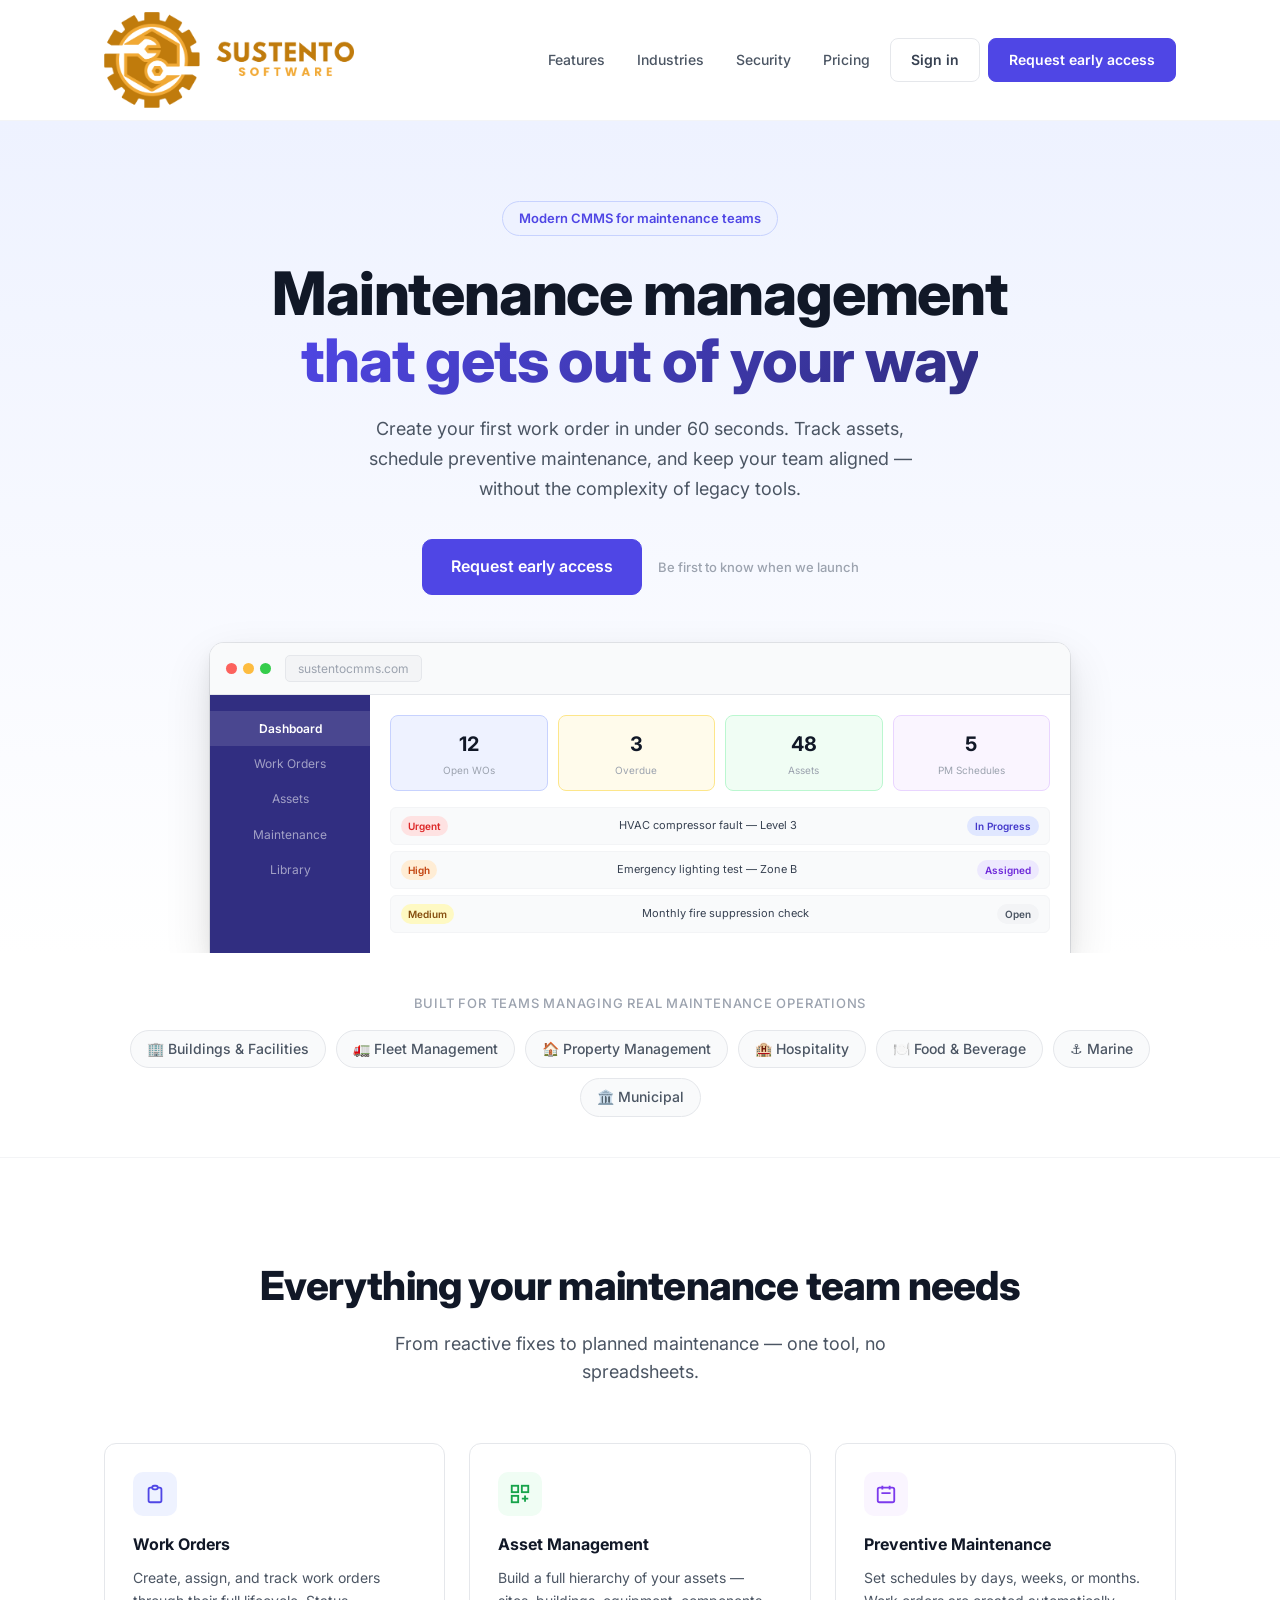
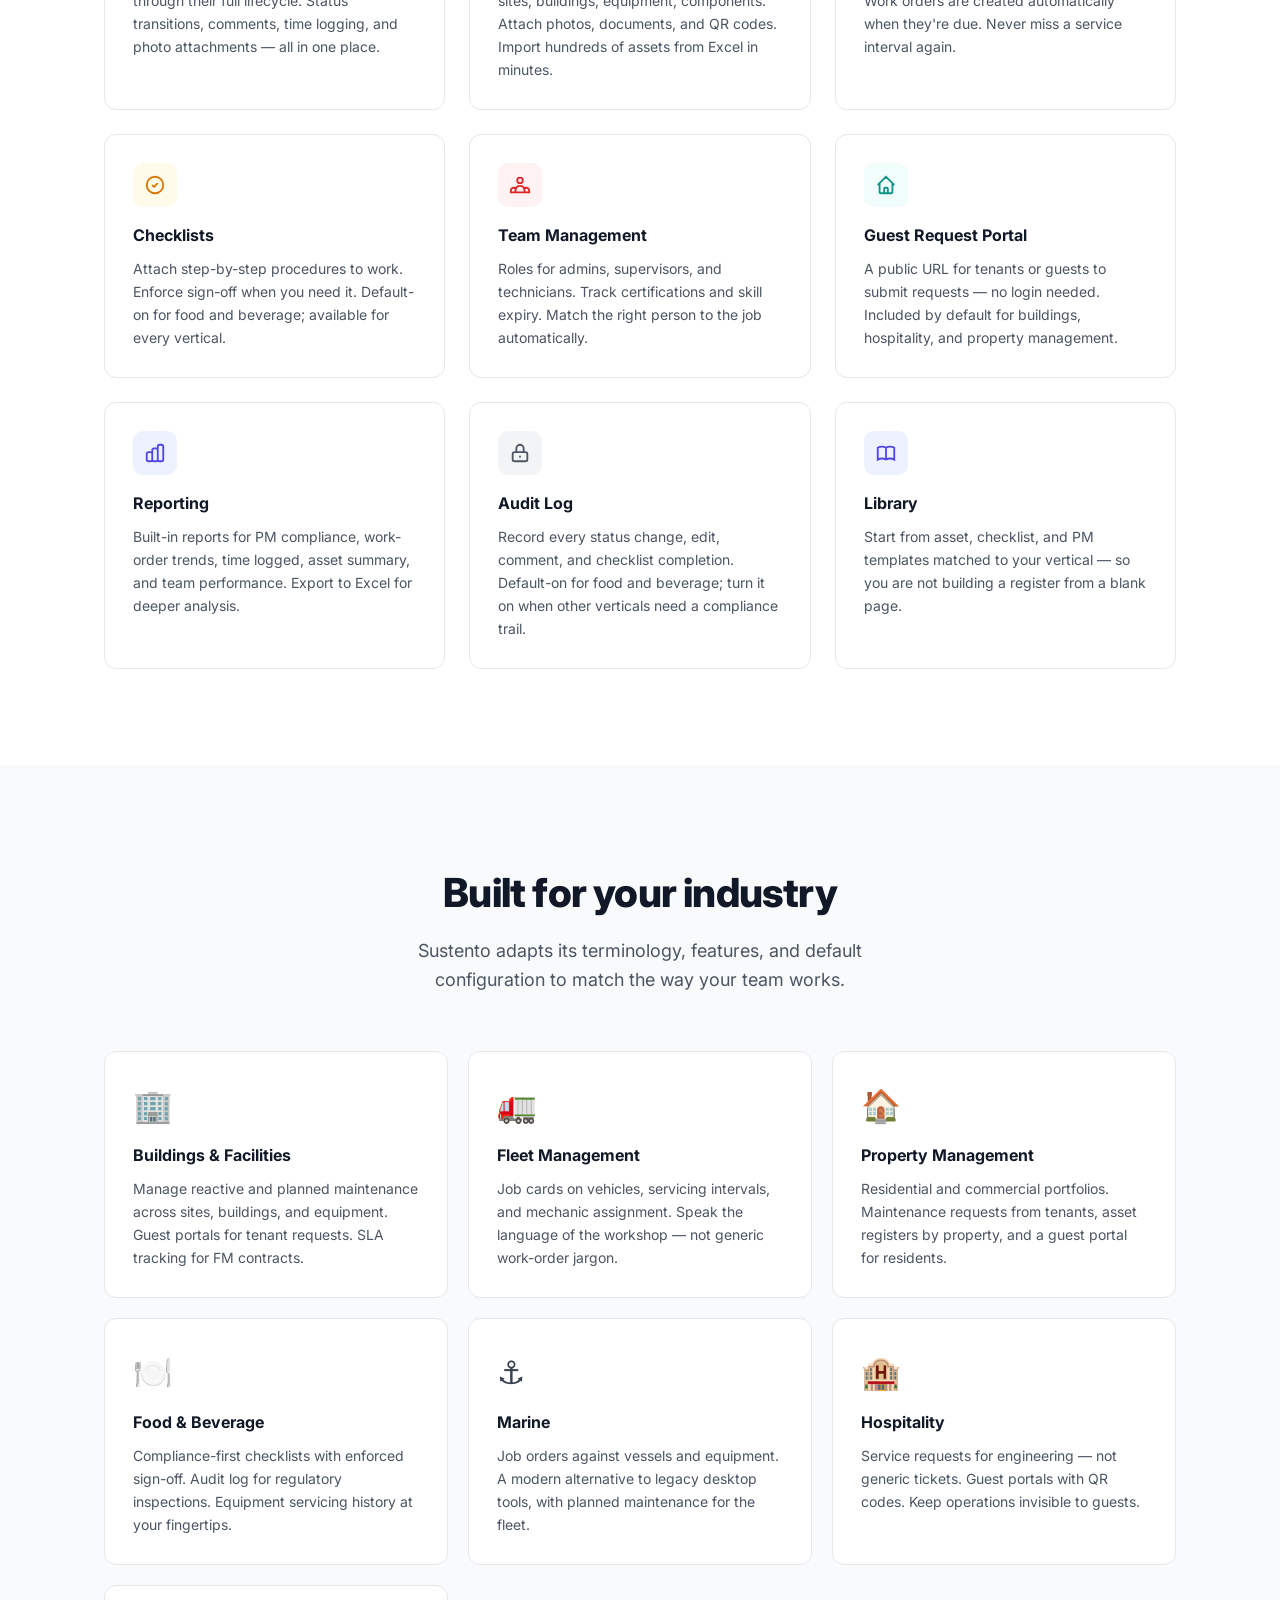
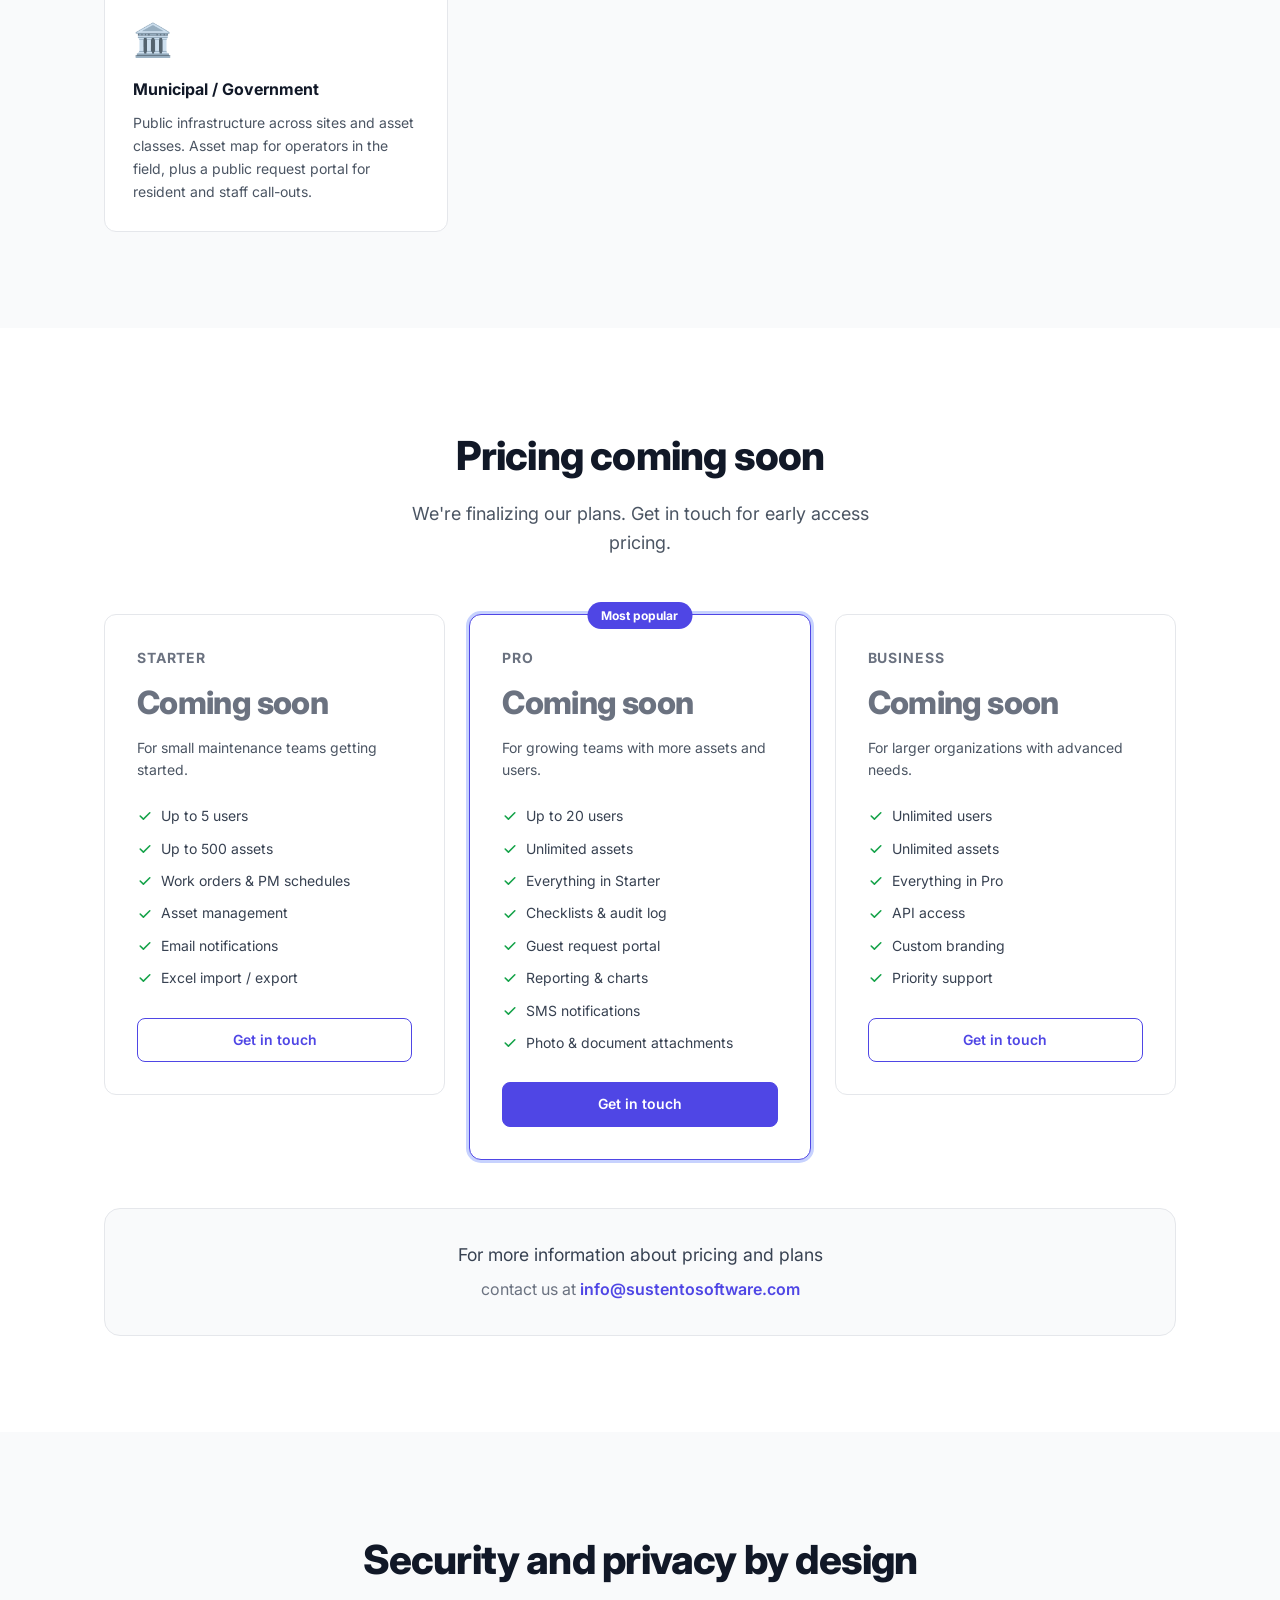
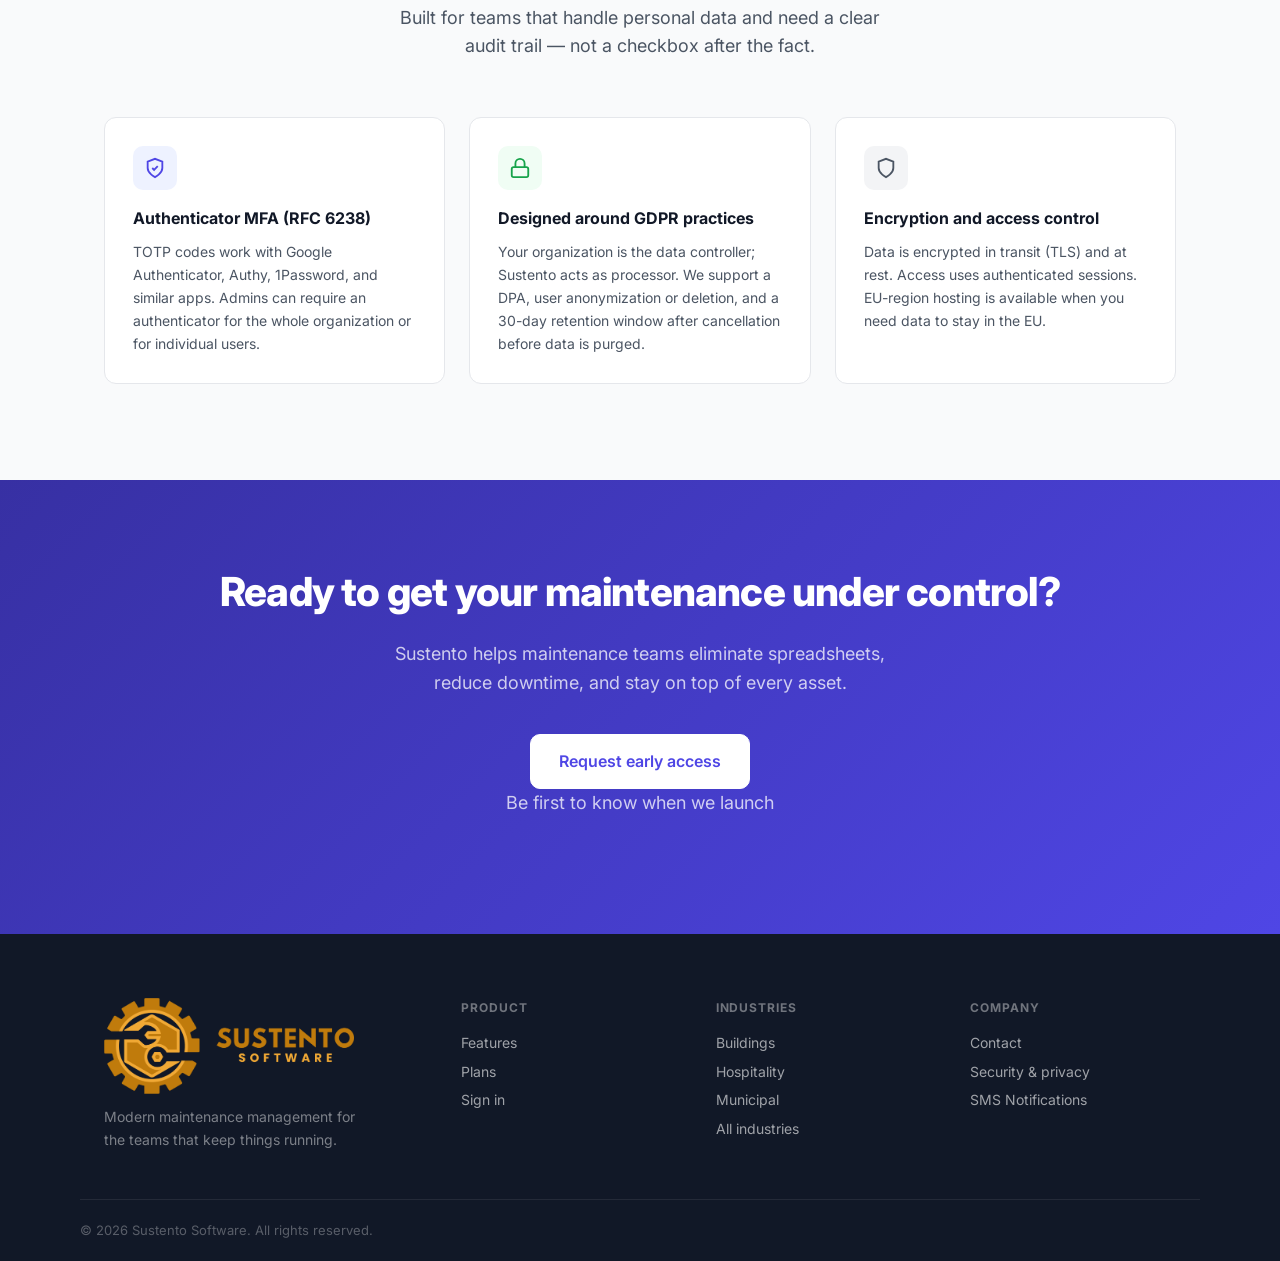
<file: index.html>
<!DOCTYPE html>
<html lang="en">
<head>
  <meta charset="UTF-8" />
  <meta name="viewport" content="width=device-width, initial-scale=1.0" />
  <title>Sustento — Maintenance Management Made Simple</title>
  <meta name="description" content="Sustento is a modern CMMS for maintenance teams. Track assets, manage work orders, schedule preventive maintenance, and keep your team aligned." />
  <link rel="icon" type="image/x-icon" href="/favicon.ico" />
  <link rel="icon" type="image/png" sizes="32x32" href="/favicon-32.png" />
  <link rel="preconnect" href="https://fonts.googleapis.com" />
  <link href="https://fonts.googleapis.com/css2?family=Inter:wght@400;500;600;700;800&display=swap" rel="stylesheet" />
  <link rel="stylesheet" href="/styles.css" />
</head>
<body>

  <!-- ── Nav ──────────────────────────────────────────────────────────────── -->
  <header class="nav">
    <div class="container nav-inner">
      <a href="/" class="logo">
        <img src="/logo.png" alt="Sustento" class="nav-logo" />
      </a>
      <nav class="nav-links">
        <a href="#features">Features</a>
        <a href="#industries">Industries</a>
        <a href="#trust">Security</a>
        <a href="#pricing">Pricing</a>
        <a href="https://www.sustentocmms.com" target="_blank" class="btn btn-secondary">Sign in</a>
        <a href="mailto:info@sustentosoftware.com" class="btn btn-primary">Request early access</a>
      </nav>
      <button class="nav-mobile-toggle" id="mobileToggle" aria-label="Menu">
        <span></span><span></span><span></span>
      </button>
    </div>
    <div class="nav-mobile" id="mobileNav">
      <a href="#features">Features</a>
      <a href="#industries">Industries</a>
      <a href="#trust">Security</a>
      <a href="#pricing">Pricing</a>
      <a href="https://www.sustentocmms.com" target="_blank">Sign in</a>
      <a href="mailto:info@sustentosoftware.com" class="btn btn-primary">Request early access</a>
    </div>
  </header>

  <!-- ── Hero ─────────────────────────────────────────────────────────────── -->
  <section class="hero">
    <div class="container hero-inner">
      <div class="hero-badge">Modern CMMS for maintenance teams</div>
      <h1 class="hero-headline">Maintenance management<br/><span class="gradient-text">that gets out of your way</span></h1>
      <p class="hero-sub">
        Create your first work order in under 60 seconds. Track assets, schedule preventive maintenance, and keep your team aligned — without the complexity of legacy tools.
      </p>
      <div class="hero-cta">
        <a href="mailto:info@sustentosoftware.com" class="btn btn-primary btn-lg">Request early access</a>
        <span class="hero-note">Be first to know when we launch</span>
      </div>
      <div class="hero-image">
        <div class="app-preview">
          <div class="app-preview-bar">
            <span class="dot red"></span>
            <span class="dot yellow"></span>
            <span class="dot green"></span>
            <span class="app-preview-url">sustentocmms.com</span>
          </div>
          <div class="app-preview-body">
            <div class="preview-sidebar">
              <div class="preview-nav-item active">Dashboard</div>
              <div class="preview-nav-item">Work Orders</div>
              <div class="preview-nav-item">Assets</div>
              <div class="preview-nav-item">Maintenance</div>
              <div class="preview-nav-item">Library</div>
            </div>
            <div class="preview-content">
              <div class="preview-stat-row">
                <div class="preview-stat blue"><div class="preview-stat-num">12</div><div class="preview-stat-label">Open WOs</div></div>
                <div class="preview-stat yellow"><div class="preview-stat-num">3</div><div class="preview-stat-label">Overdue</div></div>
                <div class="preview-stat green"><div class="preview-stat-num">48</div><div class="preview-stat-label">Assets</div></div>
                <div class="preview-stat purple"><div class="preview-stat-num">5</div><div class="preview-stat-label">PM Schedules</div></div>
              </div>
              <div class="preview-wo-list">
                <div class="preview-wo-item">
                  <span class="preview-wo-badge urgent">Urgent</span>
                  <span class="preview-wo-title">HVAC compressor fault — Level 3</span>
                  <span class="preview-wo-status in-progress">In Progress</span>
                </div>
                <div class="preview-wo-item">
                  <span class="preview-wo-badge high">High</span>
                  <span class="preview-wo-title">Emergency lighting test — Zone B</span>
                  <span class="preview-wo-status assigned">Assigned</span>
                </div>
                <div class="preview-wo-item">
                  <span class="preview-wo-badge medium">Medium</span>
                  <span class="preview-wo-title">Monthly fire suppression check</span>
                  <span class="preview-wo-status open">Open</span>
                </div>
              </div>
            </div>
          </div>
        </div>
      </div>
    </div>
  </section>

  <!-- ── Social proof ──────────────────────────────────────────────────────── -->
  <section class="social-proof">
    <div class="container">
      <p class="social-proof-label">Built for teams managing real maintenance operations</p>
      <div class="industry-chips">
        <a href="/industries/buildings-facilities/">🏢 Buildings &amp; Facilities</a>
        <span>🚛 Fleet Management</span>
        <span>🏠 Property Management</span>
        <a href="/industries/hospitality/">🏨 Hospitality</a>
        <span>🍽️ Food &amp; Beverage</span>
        <span>⚓ Marine</span>
        <a href="/industries/municipal/">🏛️ Municipal</a>
      </div>
    </div>
  </section>

  <!-- ── Features ──────────────────────────────────────────────────────────── -->
  <section class="features" id="features">
    <div class="container">
      <div class="section-header">
        <h2>Everything your maintenance team needs</h2>
        <p>From reactive fixes to planned maintenance — one tool, no spreadsheets.</p>
      </div>
      <div class="features-grid">

        <div class="feature-card">
          <div class="feature-icon blue">
            <svg viewBox="0 0 24 24" fill="none" stroke="currentColor" stroke-width="2"><path d="M9 5H7a2 2 0 00-2 2v12a2 2 0 002 2h10a2 2 0 002-2V7a2 2 0 00-2-2h-2M9 5a2 2 0 002 2h2a2 2 0 002-2M9 5a2 2 0 012-2h2a2 2 0 012 2"/></svg>
          </div>
          <h3>Work Orders</h3>
          <p>Create, assign, and track work orders through their full lifecycle. Status transitions, comments, time logging, and photo attachments — all in one place.</p>
        </div>

        <div class="feature-card">
          <div class="feature-icon green">
            <svg viewBox="0 0 24 24" fill="none" stroke="currentColor" stroke-width="2"><rect x="3" y="3" width="7" height="7"/><rect x="14" y="3" width="7" height="7"/><rect x="3" y="14" width="7" height="7"/><path d="M14 17h7m-3.5-3.5v7"/></svg>
          </div>
          <h3>Asset Management</h3>
          <p>Build a full hierarchy of your assets — sites, buildings, equipment, components. Attach photos, documents, and QR codes. Import hundreds of assets from Excel in minutes.</p>
        </div>

        <div class="feature-card">
          <div class="feature-icon purple">
            <svg viewBox="0 0 24 24" fill="none" stroke="currentColor" stroke-width="2"><path d="M8 7V3m8 4V3m-9 8h10M5 21h14a2 2 0 002-2V7a2 2 0 00-2-2H5a2 2 0 00-2 2v12a2 2 0 002 2z"/></svg>
          </div>
          <h3>Preventive Maintenance</h3>
          <p>Set schedules by days, weeks, or months. Work orders are created automatically when they're due. Never miss a service interval again.</p>
        </div>

        <div class="feature-card">
          <div class="feature-icon amber">
            <svg viewBox="0 0 24 24" fill="none" stroke="currentColor" stroke-width="2"><path d="M9 12l2 2 4-4m6 2a9 9 0 11-18 0 9 9 0 0118 0z"/></svg>
          </div>
          <h3>Checklists</h3>
          <p>Attach step-by-step procedures to work. Enforce sign-off when you need it. Default-on for food and beverage; available for every vertical.</p>
        </div>

        <div class="feature-card">
          <div class="feature-icon red">
            <svg viewBox="0 0 24 24" fill="none" stroke="currentColor" stroke-width="2"><path d="M17 20h5v-2a3 3 0 00-5.356-1.857M17 20H7m10 0v-2c0-.656-.126-1.283-.356-1.857M7 20H2v-2a3 3 0 015.356-1.857M7 20v-2c0-.656.126-1.283.356-1.857m0 0a5.002 5.002 0 019.288 0M15 7a3 3 0 11-6 0 3 3 0 016 0z"/></svg>
          </div>
          <h3>Team Management</h3>
          <p>Roles for admins, supervisors, and technicians. Track certifications and skill expiry. Match the right person to the job automatically.</p>
        </div>

        <div class="feature-card">
          <div class="feature-icon teal">
            <svg viewBox="0 0 24 24" fill="none" stroke="currentColor" stroke-width="2"><path d="M3 12l2-2m0 0l7-7 7 7M5 10v10a1 1 0 001 1h3m10-11l2 2m-2-2v10a1 1 0 01-1 1h-3m-6 0a1 1 0 001-1v-4a1 1 0 011-1h2a1 1 0 011 1v4a1 1 0 001 1m-6 0h6"/></svg>
          </div>
          <h3>Guest Request Portal</h3>
          <p>A public URL for tenants or guests to submit requests — no login needed. Included by default for buildings, hospitality, and property management.</p>
        </div>

        <div class="feature-card">
          <div class="feature-icon indigo">
            <svg viewBox="0 0 24 24" fill="none" stroke="currentColor" stroke-width="2"><path d="M9 19v-6a2 2 0 00-2-2H5a2 2 0 00-2 2v6a2 2 0 002 2h2a2 2 0 002-2zm0 0V9a2 2 0 012-2h2a2 2 0 012 2v10m-6 0a2 2 0 002 2h2a2 2 0 002-2m0 0V5a2 2 0 012-2h2a2 2 0 012 2v14a2 2 0 01-2 2h-2a2 2 0 01-2-2z"/></svg>
          </div>
          <h3>Reporting</h3>
          <p>Built-in reports for PM compliance, work-order trends, time logged, asset summary, and team performance. Export to Excel for deeper analysis.</p>
        </div>

        <div class="feature-card">
          <div class="feature-icon gray">
            <svg viewBox="0 0 24 24" fill="none" stroke="currentColor" stroke-width="2"><path d="M12 15v2m-6 4h12a2 2 0 002-2v-6a2 2 0 00-2-2H6a2 2 0 00-2 2v6a2 2 0 002 2zm10-10V7a4 4 0 00-8 0v4h8z"/></svg>
          </div>
          <h3>Audit Log</h3>
          <p>Record every status change, edit, comment, and checklist completion. Default-on for food and beverage; turn it on when other verticals need a compliance trail.</p>
        </div>

        <div class="feature-card">
          <div class="feature-icon indigo">
            <svg viewBox="0 0 24 24" fill="none" stroke="currentColor" stroke-width="2"><path d="M12 6.253v13m0-13C10.832 5.477 9.246 5 7.5 5S4.168 5.477 3 6.253v13C4.168 18.477 5.754 18 7.5 18s3.332.477 4.5 1.253m0-13C13.168 5.477 14.754 5 16.5 5c1.747 0 3.332.477 4.5 1.253v13C19.832 18.477 18.247 18 16.5 18c-1.746 0-3.332.477-4.5 1.253"/></svg>
          </div>
          <h3>Library</h3>
          <p>Start from asset, checklist, and PM templates matched to your vertical — so you are not building a register from a blank page.</p>
        </div>

      </div>
    </div>
  </section>

  <!-- ── Industries ────────────────────────────────────────────────────────── -->
  <section class="industries" id="industries">
    <div class="container">
      <div class="section-header">
        <h2>Built for your industry</h2>
        <p>Sustento adapts its terminology, features, and default configuration to match the way your team works.</p>
      </div>
      <div class="industries-grid">
        <a href="/industries/buildings-facilities/" class="industry-card">
          <div class="industry-emoji">🏢</div>
          <h3>Buildings &amp; Facilities</h3>
          <p>Manage reactive and planned maintenance across sites, buildings, and equipment. Guest portals for tenant requests. SLA tracking for FM contracts.</p>
        </a>
        <div class="industry-card">
          <div class="industry-emoji">🚛</div>
          <h3>Fleet Management</h3>
          <p>Job cards on vehicles, servicing intervals, and mechanic assignment. Speak the language of the workshop — not generic work-order jargon.</p>
        </div>
        <div class="industry-card">
          <div class="industry-emoji">🏠</div>
          <h3>Property Management</h3>
          <p>Residential and commercial portfolios. Maintenance requests from tenants, asset registers by property, and a guest portal for residents.</p>
        </div>
        <div class="industry-card">
          <div class="industry-emoji">🍽️</div>
          <h3>Food &amp; Beverage</h3>
          <p>Compliance-first checklists with enforced sign-off. Audit log for regulatory inspections. Equipment servicing history at your fingertips.</p>
        </div>
        <div class="industry-card">
          <div class="industry-emoji">⚓</div>
          <h3>Marine</h3>
          <p>Job orders against vessels and equipment. A modern alternative to legacy desktop tools, with planned maintenance for the fleet.</p>
        </div>
        <a href="/industries/hospitality/" class="industry-card">
          <div class="industry-emoji">🏨</div>
          <h3>Hospitality</h3>
          <p>Service requests for engineering — not generic tickets. Guest portals with QR codes. Keep operations invisible to guests.</p>
        </a>
        <a href="/industries/municipal/" class="industry-card">
          <div class="industry-emoji">🏛️</div>
          <h3>Municipal / Government</h3>
          <p>Public infrastructure across sites and asset classes. Asset map for operators in the field, plus a public request portal for resident and staff call-outs.</p>
        </a>
      </div>
    </div>
  </section>

  <!-- ── Pricing ───────────────────────────────────────────────────────────── -->
  <section class="pricing" id="pricing">
    <div class="container">
      <div class="section-header">
        <h2>Pricing coming soon</h2>
        <p>We're finalizing our plans. Get in touch for early access pricing.</p>
      </div>
      <div class="pricing-grid">

        <div class="pricing-card">
          <div class="pricing-tier">Starter</div>
          <div class="pricing-price soon">Coming soon</div>
          <div class="pricing-desc">For small maintenance teams getting started.</div>
          <ul class="pricing-features">
            <li>Up to 5 users</li>
            <li>Up to 500 assets</li>
            <li>Work orders &amp; PM schedules</li>
            <li>Asset management</li>
            <li>Email notifications</li>
            <li>Excel import / export</li>
          </ul>
          <a href="mailto:info@sustentosoftware.com" class="btn btn-outline btn-full">Get in touch</a>
        </div>

        <div class="pricing-card featured">
          <div class="pricing-badge">Most popular</div>
          <div class="pricing-tier">Pro</div>
          <div class="pricing-price soon">Coming soon</div>
          <div class="pricing-desc">For growing teams with more assets and users.</div>
          <ul class="pricing-features">
            <li>Up to 20 users</li>
            <li>Unlimited assets</li>
            <li>Everything in Starter</li>
            <li>Checklists &amp; audit log</li>
            <li>Guest request portal</li>
            <li>Reporting &amp; charts</li>
            <li>SMS notifications</li>
            <li>Photo &amp; document attachments</li>
          </ul>
          <a href="mailto:info@sustentosoftware.com" class="btn btn-primary btn-full">Get in touch</a>
        </div>

        <div class="pricing-card">
          <div class="pricing-tier">Business</div>
          <div class="pricing-price soon">Coming soon</div>
          <div class="pricing-desc">For larger organizations with advanced needs.</div>
          <ul class="pricing-features">
            <li>Unlimited users</li>
            <li>Unlimited assets</li>
            <li>Everything in Pro</li>
            <li>API access</li>
            <li>Custom branding</li>
            <li>Priority support</li>
          </ul>
          <a href="mailto:info@sustentosoftware.com" class="btn btn-outline btn-full">Get in touch</a>
        </div>

      </div>

      <div class="pricing-contact">
        <p class="pricing-contact-lead">For more information about pricing and plans</p>
        <p class="pricing-contact-sub">contact us at <a href="mailto:info@sustentosoftware.com">info@sustentosoftware.com</a></p>
      </div>
    </div>
  </section>

  <!-- ── Trust ─────────────────────────────────────────────────────────────── -->
  <section class="trust" id="trust">
    <div class="container">
      <div class="section-header">
        <h2>Security and privacy by design</h2>
        <p>Built for teams that handle personal data and need a clear audit trail — not a checkbox after the fact.</p>
      </div>
      <div class="features-grid">

        <div class="feature-card">
          <div class="feature-icon blue">
            <svg viewBox="0 0 24 24" fill="none" stroke="currentColor" stroke-width="2"><path d="M12 22s8-4 8-10V5l-8-3-8 3v7c0 6 8 10 8 10z"/><path d="M9 12l2 2 4-4"/></svg>
          </div>
          <h3>Authenticator MFA (RFC 6238)</h3>
          <p>TOTP codes work with Google Authenticator, Authy, 1Password, and similar apps. Admins can require an authenticator for the whole organization or for individual users.</p>
        </div>

        <div class="feature-card">
          <div class="feature-icon green">
            <svg viewBox="0 0 24 24" fill="none" stroke="currentColor" stroke-width="2"><rect x="3" y="11" width="18" height="11" rx="2"/><path d="M7 11V7a5 5 0 0110 0v4"/></svg>
          </div>
          <h3>Designed around GDPR practices</h3>
          <p>Your organization is the data controller; Sustento acts as processor. We support a DPA, user anonymization or deletion, and a 30-day retention window after cancellation before data is purged.</p>
        </div>

        <div class="feature-card">
          <div class="feature-icon gray">
            <svg viewBox="0 0 24 24" fill="none" stroke="currentColor" stroke-width="2"><path d="M12 22s8-4 8-10V5l-8-3-8 3v7c0 6 8 10 8 10z"/></svg>
          </div>
          <h3>Encryption and access control</h3>
          <p>Data is encrypted in transit (TLS) and at rest. Access uses authenticated sessions. EU-region hosting is available when you need data to stay in the EU.</p>
        </div>

      </div>
    </div>
  </section>

  <!-- ── CTA ───────────────────────────────────────────────────────────────── -->
  <section class="cta">
    <div class="container cta-inner">
      <h2>Ready to get your maintenance under control?</h2>
      <p>Sustento helps maintenance teams eliminate spreadsheets, reduce downtime, and stay on top of every asset.</p>
      <a href="mailto:info@sustentosoftware.com" class="btn btn-white btn-lg">Request early access</a>
      <p class="cta-note">Be first to know when we launch</p>
    </div>
  </section>

  <!-- ── Footer ────────────────────────────────────────────────────────────── -->
  <footer class="footer">
    <div class="container footer-inner">
      <div class="footer-brand">
        <a href="/" class="logo">
          <img src="/logo.png" alt="Sustento" class="nav-logo" />
        </a>
        <p>Modern maintenance management for the teams that keep things running.</p>
      </div>
      <div class="footer-links">
        <div>
          <h4>Product</h4>
          <a href="#features">Features</a>
          <a href="#pricing">Plans</a>
          <a href="https://www.sustentocmms.com" target="_blank">Sign in</a>
        </div>
        <div>
          <h4>Industries</h4>
          <a href="/industries/buildings-facilities/">Buildings</a>
          <a href="/industries/hospitality/">Hospitality</a>
          <a href="/industries/municipal/">Municipal</a>
          <a href="/#industries">All industries</a>
        </div>
        <div>
          <h4>Company</h4>
          <a href="mailto:hello@sustentosoftware.com">Contact</a>
          <a href="/#trust">Security &amp; privacy</a>
          <a href="/sms-notifications/">SMS Notifications</a>
        </div>
      </div>
    </div>
    <div class="container footer-bottom">
      <p>© 2026 Sustento Software. All rights reserved.</p>
    </div>
  </footer>

  <script>
    // Mobile nav toggle
    document.getElementById('mobileToggle').addEventListener('click', function() {
      document.getElementById('mobileNav').classList.toggle('open')
    })
    // Close mobile nav on link click
    document.querySelectorAll('.nav-mobile a').forEach(function(link) {
      link.addEventListener('click', function() {
        document.getElementById('mobileNav').classList.remove('open')
      })
    })
  </script>

</body>
</html>
</file>
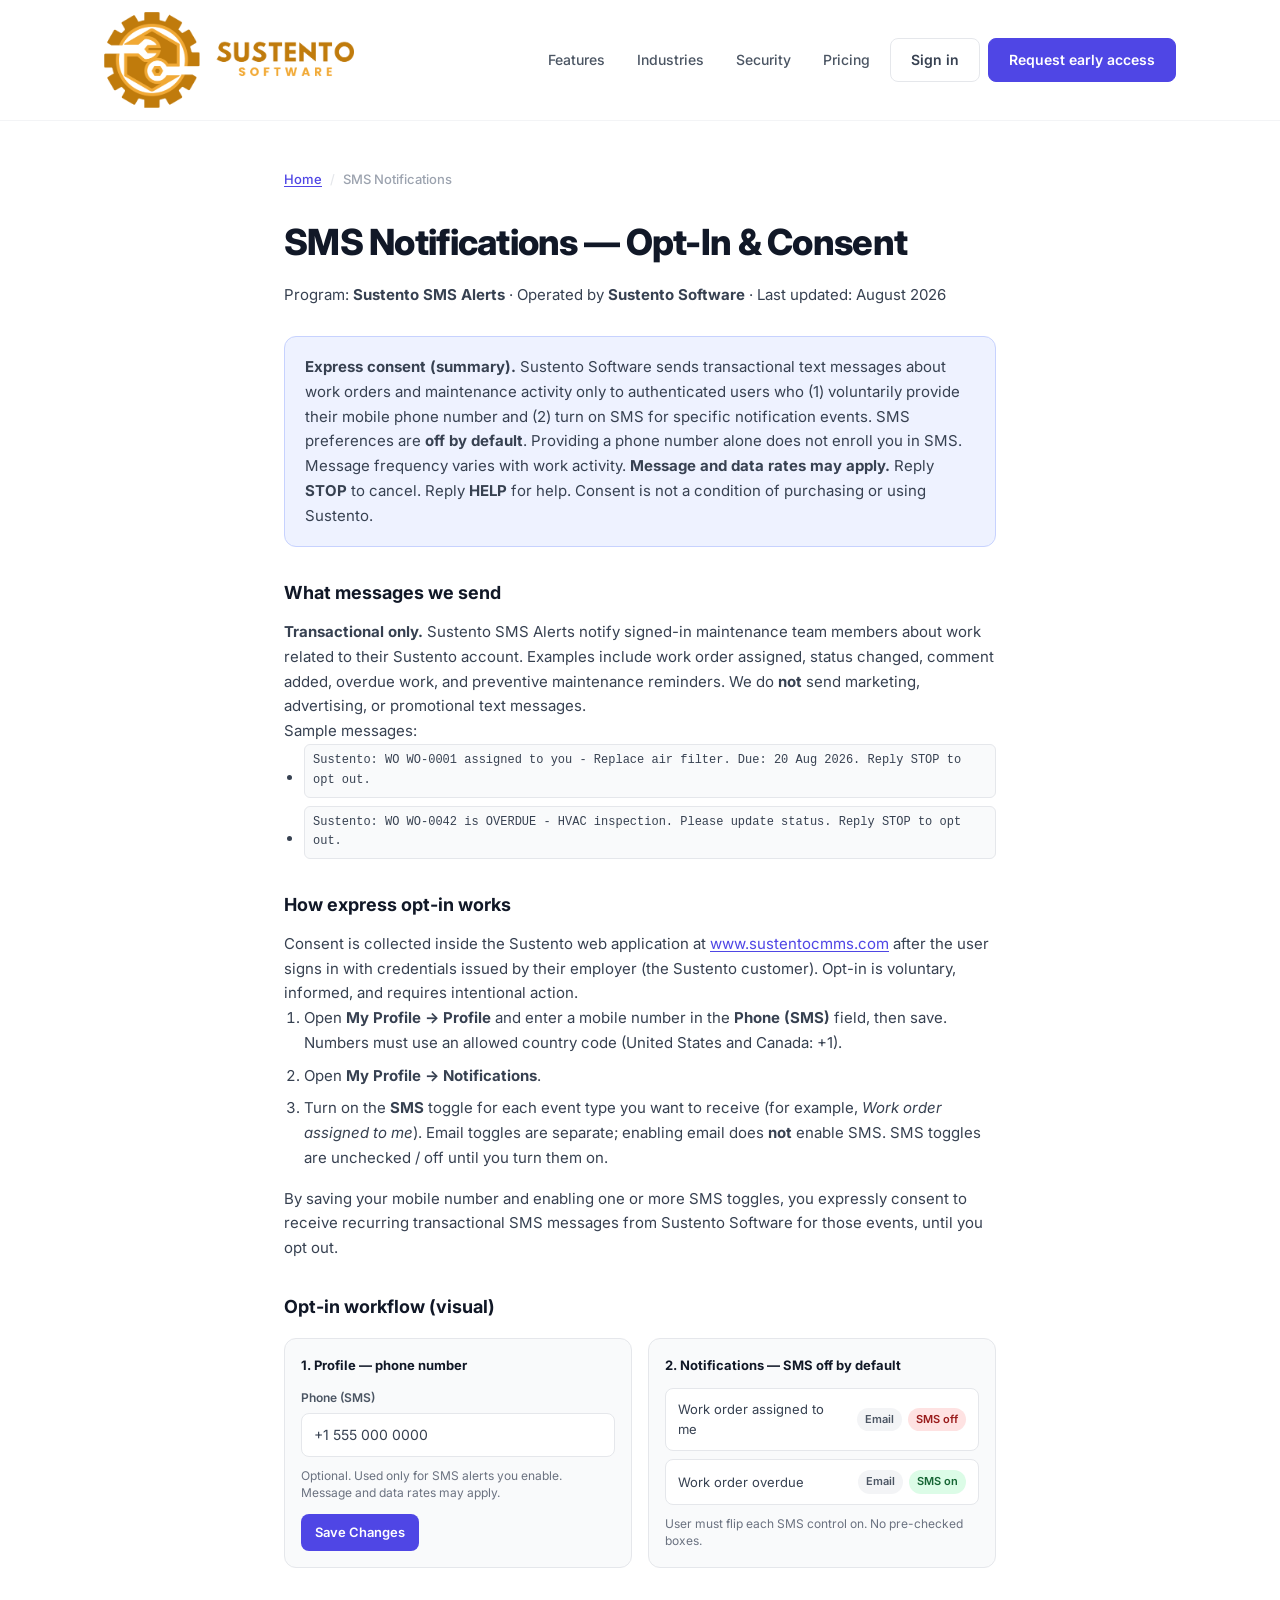
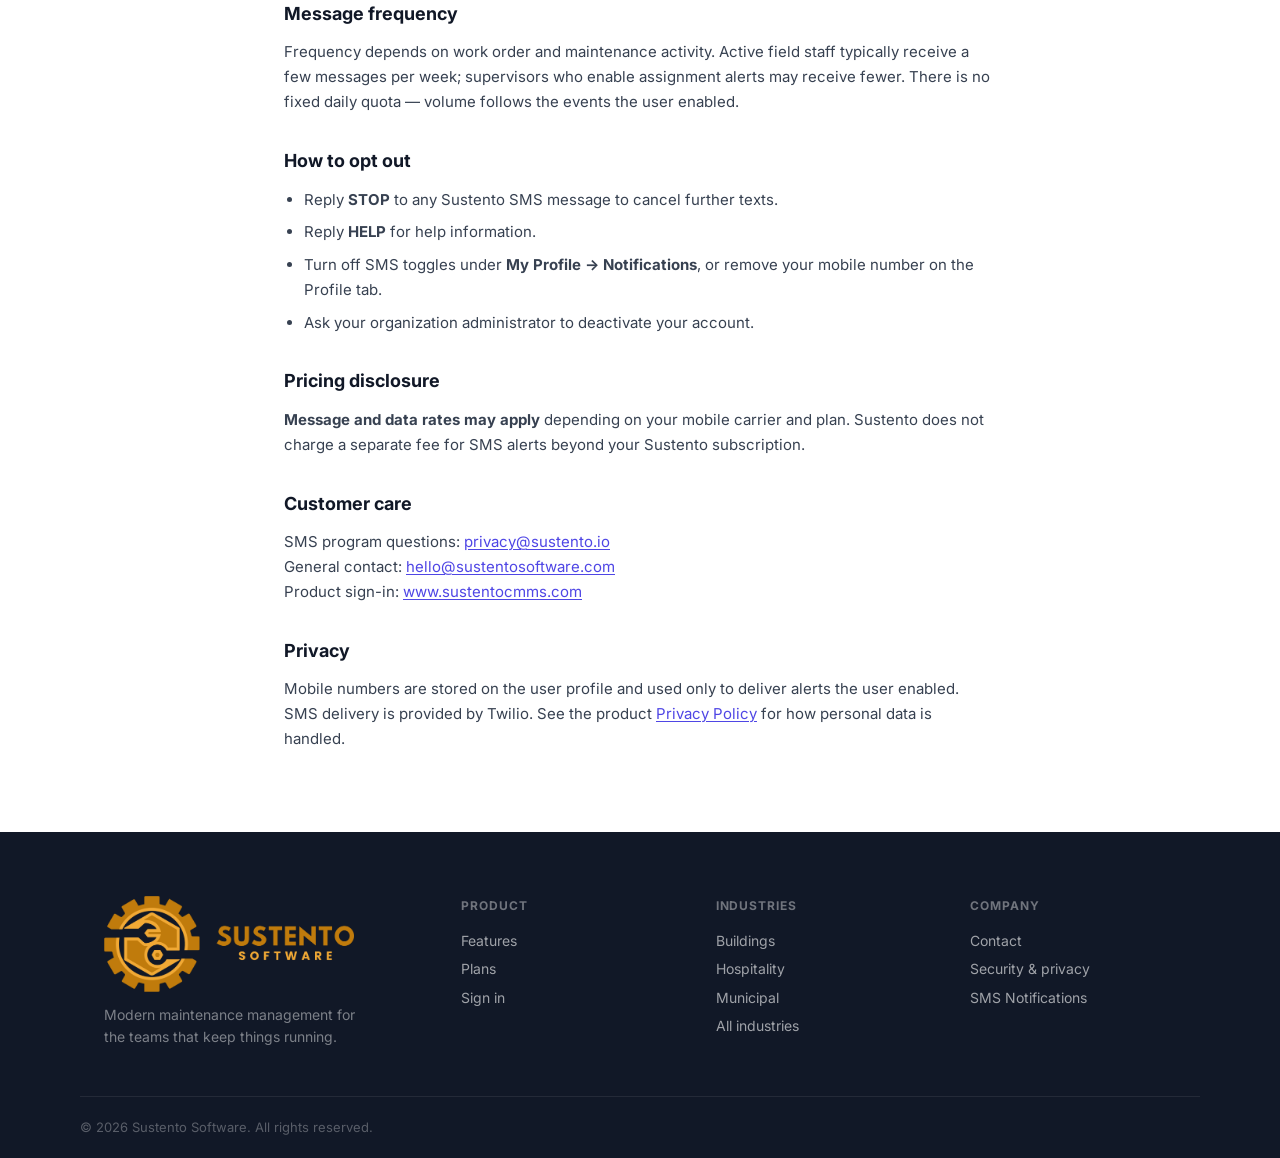
<file: sms-notifications/index.html>
<!DOCTYPE html>
<html lang="en">
<head>
  <meta charset="UTF-8" />
  <meta name="viewport" content="width=device-width, initial-scale=1.0" />
  <title>SMS Notifications — Opt-In &amp; Consent | Sustento</title>
  <meta name="description" content="How Sustento Software obtains express written consent for transactional SMS work-order and maintenance alerts. Opt-in is voluntary and off by default. Reply STOP to opt out." />
  <meta name="robots" content="index,follow" />
  <link rel="canonical" href="https://www.sustentosoftware.com/sms-notifications/" />
  <link rel="icon" type="image/x-icon" href="/favicon.ico" />
  <link rel="icon" type="image/png" sizes="32x32" href="/favicon-32.png" />
  <link rel="preconnect" href="https://fonts.googleapis.com" />
  <link href="https://fonts.googleapis.com/css2?family=Inter:wght@400;500;600;700;800&display=swap" rel="stylesheet" />
  <link rel="stylesheet" href="/styles.css" />
</head>
<body>

  <header class="nav">
    <div class="container nav-inner">
      <a href="/" class="logo">
        <img src="/logo.png" alt="Sustento" class="nav-logo" />
      </a>
      <nav class="nav-links">
        <a href="/#features">Features</a>
        <a href="/#industries">Industries</a>
        <a href="/#trust">Security</a>
        <a href="/#pricing">Pricing</a>
        <a href="https://www.sustentocmms.com" target="_blank" rel="noopener" class="btn btn-secondary">Sign in</a>
        <a href="mailto:info@sustentosoftware.com" class="btn btn-primary">Request early access</a>
      </nav>
      <button class="nav-mobile-toggle" id="mobileToggle" aria-label="Menu">
        <span></span><span></span><span></span>
      </button>
    </div>
    <div class="nav-mobile" id="mobileNav">
      <a href="/#features">Features</a>
      <a href="/#industries">Industries</a>
      <a href="/#trust">Security</a>
      <a href="/#pricing">Pricing</a>
      <a href="https://www.sustentocmms.com" target="_blank" rel="noopener">Sign in</a>
      <a href="mailto:info@sustentosoftware.com" class="btn btn-primary">Request early access</a>
    </div>
  </header>

  <main class="legal-page">
    <div class="container legal-inner">
      <nav class="breadcrumb" aria-label="Breadcrumb">
        <a href="/">Home</a>
        <span class="breadcrumb-sep" aria-hidden="true">/</span>
        <span>SMS Notifications</span>
      </nav>

      <h1>SMS Notifications — Opt-In &amp; Consent</h1>
      <p class="legal-meta">Program: <strong>Sustento SMS Alerts</strong> · Operated by <strong>Sustento Software</strong> · Last updated: August 2026</p>

      <div class="legal-callout" role="note">
        <p>
          <strong>Express consent (summary).</strong> Sustento Software sends transactional text messages about work orders and maintenance activity only to authenticated users who (1) voluntarily provide their mobile phone number and (2) turn on SMS for specific notification events. SMS preferences are <strong>off by default</strong>. Providing a phone number alone does not enroll you in SMS. Message frequency varies with work activity. <strong>Message and data rates may apply.</strong> Reply <strong>STOP</strong> to cancel. Reply <strong>HELP</strong> for help. Consent is not a condition of purchasing or using Sustento.
        </p>
      </div>

      <h2>What messages we send</h2>
      <p>
        <strong>Transactional only.</strong> Sustento SMS Alerts notify signed-in maintenance team members about work related to their Sustento account. Examples include work order assigned, status changed, comment added, overdue work, and preventive maintenance reminders. We do <strong>not</strong> send marketing, advertising, or promotional text messages.
      </p>
      <p>Sample messages:</p>
      <ul>
        <li><code>Sustento: WO WO-0001 assigned to you - Replace air filter. Due: 20 Aug 2026. Reply STOP to opt out.</code></li>
        <li><code>Sustento: WO WO-0042 is OVERDUE - HVAC inspection. Please update status. Reply STOP to opt out.</code></li>
      </ul>

      <h2>How express opt-in works</h2>
      <p>
        Consent is collected inside the Sustento web application at
        <a href="https://www.sustentocmms.com" target="_blank" rel="noopener">www.sustentocmms.com</a>
        after the user signs in with credentials issued by their employer (the Sustento customer). Opt-in is voluntary, informed, and requires intentional action.
      </p>
      <ol>
        <li>
          Open <strong>My Profile → Profile</strong> and enter a mobile number in the <strong>Phone (SMS)</strong> field, then save.
          Numbers must use an allowed country code (United States and Canada: +1).
        </li>
        <li>
          Open <strong>My Profile → Notifications</strong>.
        </li>
        <li>
          Turn on the <strong>SMS</strong> toggle for each event type you want to receive
          (for example, <em>Work order assigned to me</em>). Email toggles are separate; enabling email does <strong>not</strong> enable SMS.
          SMS toggles are unchecked / off until you turn them on.
        </li>
      </ol>
      <p>
        By saving your mobile number and enabling one or more SMS toggles, you expressly consent to receive recurring transactional SMS messages from Sustento Software for those events, until you opt out.
      </p>

      <h2>Opt-in workflow (visual)</h2>
      <div class="optin-mock" aria-label="Illustration of Sustento SMS opt-in screens">
        <div class="optin-card">
          <h3>1. Profile — phone number</h3>
          <label class="optin-label">Phone (SMS)</label>
          <div class="optin-input">+1 555 000 0000</div>
          <p class="optin-hint">Optional. Used only for SMS alerts you enable. Message and data rates may apply.</p>
          <div class="optin-btn">Save Changes</div>
        </div>
        <div class="optin-card">
          <h3>2. Notifications — SMS off by default</h3>
          <div class="optin-row">
            <span>Work order assigned to me</span>
            <span class="optin-toggles"><span class="pill">Email</span> <span class="pill off">SMS off</span></span>
          </div>
          <div class="optin-row">
            <span>Work order overdue</span>
            <span class="optin-toggles"><span class="pill">Email</span> <span class="pill on">SMS on</span></span>
          </div>
          <p class="optin-hint">User must flip each SMS control on. No pre-checked boxes.</p>
        </div>
      </div>

      <h2>Message frequency</h2>
      <p>
        Frequency depends on work order and maintenance activity. Active field staff typically receive a few messages per week; supervisors who enable assignment alerts may receive fewer. There is no fixed daily quota — volume follows the events the user enabled.
      </p>

      <h2>How to opt out</h2>
      <ul>
        <li>Reply <strong>STOP</strong> to any Sustento SMS message to cancel further texts.</li>
        <li>Reply <strong>HELP</strong> for help information.</li>
        <li>Turn off SMS toggles under <strong>My Profile → Notifications</strong>, or remove your mobile number on the Profile tab.</li>
        <li>Ask your organization administrator to deactivate your account.</li>
      </ul>

      <h2>Pricing disclosure</h2>
      <p><strong>Message and data rates may apply</strong> depending on your mobile carrier and plan. Sustento does not charge a separate fee for SMS alerts beyond your Sustento subscription.</p>

      <h2>Customer care</h2>
      <p>
        SMS program questions: <a href="mailto:privacy@sustento.io">privacy@sustento.io</a><br />
        General contact: <a href="mailto:hello@sustentosoftware.com">hello@sustentosoftware.com</a><br />
        Product sign-in: <a href="https://www.sustentocmms.com" target="_blank" rel="noopener">www.sustentocmms.com</a>
      </p>

      <h2>Privacy</h2>
      <p>
        Mobile numbers are stored on the user profile and used only to deliver alerts the user enabled.
        SMS delivery is provided by Twilio. See the product
        <a href="https://www.sustentocmms.com/privacy" target="_blank" rel="noopener">Privacy Policy</a>
        for how personal data is handled.
      </p>
    </div>
  </main>

  <footer class="footer">
    <div class="container footer-inner">
      <div class="footer-brand">
        <a href="/" class="logo">
          <img src="/logo.png" alt="Sustento" class="nav-logo" />
        </a>
        <p>Modern maintenance management for the teams that keep things running.</p>
      </div>
      <div class="footer-links">
        <div>
          <h4>Product</h4>
          <a href="/#features">Features</a>
          <a href="/#pricing">Plans</a>
          <a href="https://www.sustentocmms.com" target="_blank" rel="noopener">Sign in</a>
        </div>
        <div>
          <h4>Industries</h4>
          <a href="/industries/buildings-facilities/">Buildings</a>
          <a href="/industries/hospitality/">Hospitality</a>
          <a href="/industries/municipal/">Municipal</a>
          <a href="/#industries">All industries</a>
        </div>
        <div>
          <h4>Company</h4>
          <a href="mailto:hello@sustentosoftware.com">Contact</a>
          <a href="/#trust">Security &amp; privacy</a>
          <a href="/sms-notifications/">SMS Notifications</a>
        </div>
      </div>
    </div>
    <div class="container footer-bottom">
      <p>© 2026 Sustento Software. All rights reserved.</p>
    </div>
  </footer>

  <script>
    document.getElementById('mobileToggle').addEventListener('click', function() {
      document.getElementById('mobileNav').classList.toggle('open')
    })
    document.querySelectorAll('.nav-mobile a').forEach(function(link) {
      link.addEventListener('click', function() {
        document.getElementById('mobileNav').classList.remove('open')
      })
    })
  </script>
</body>
</html>
</file>
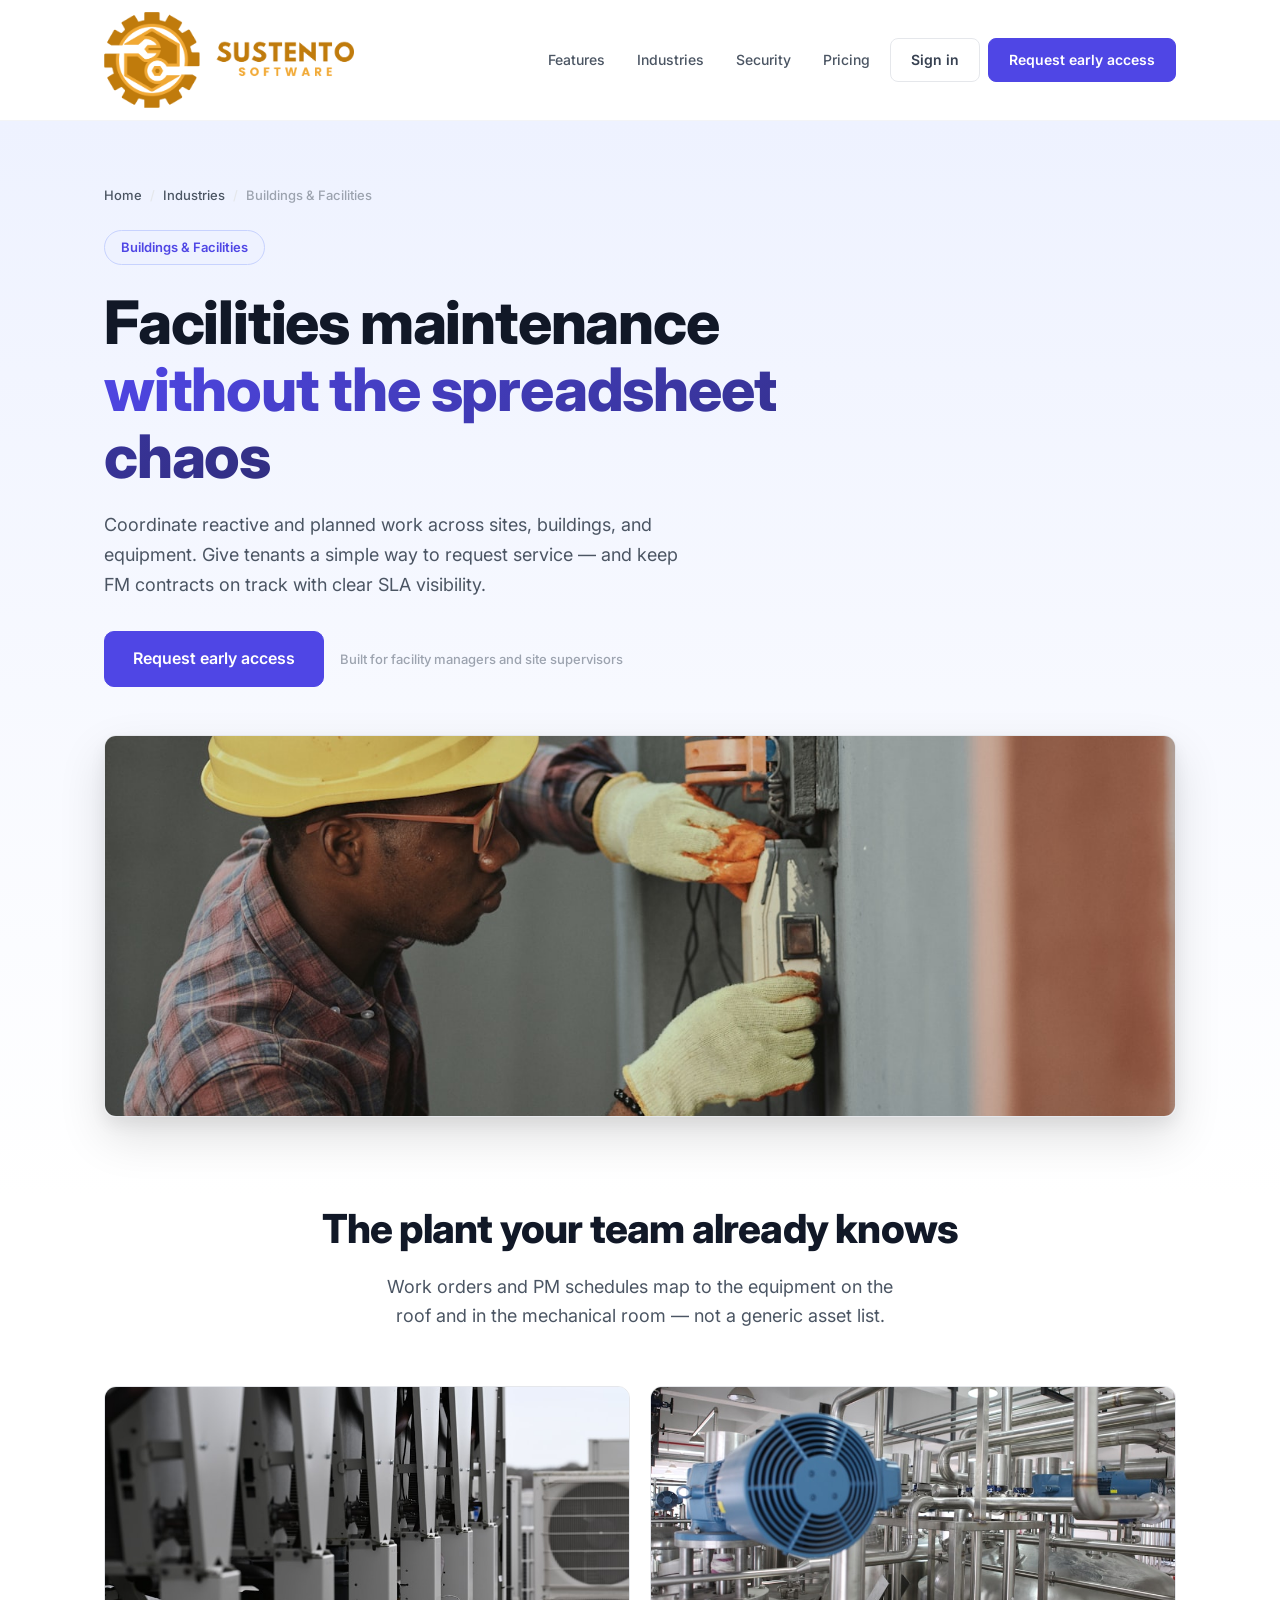
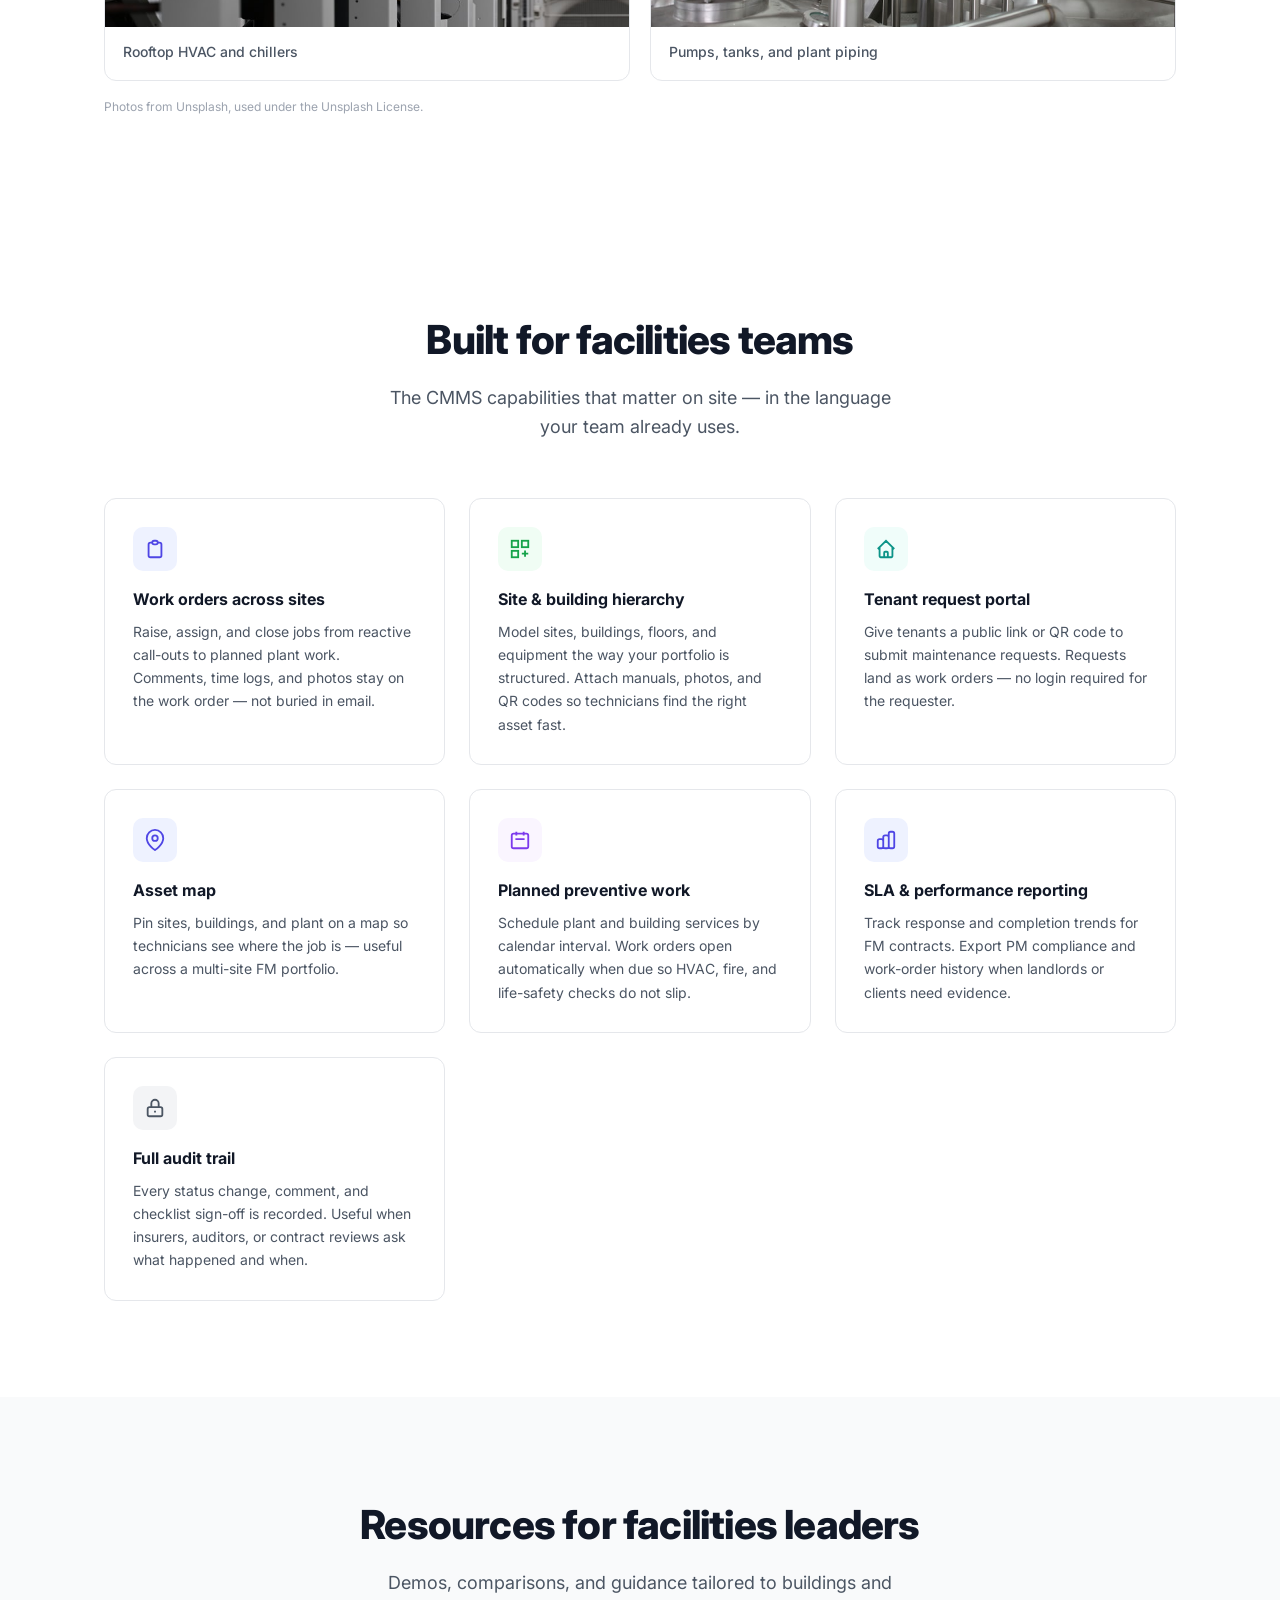
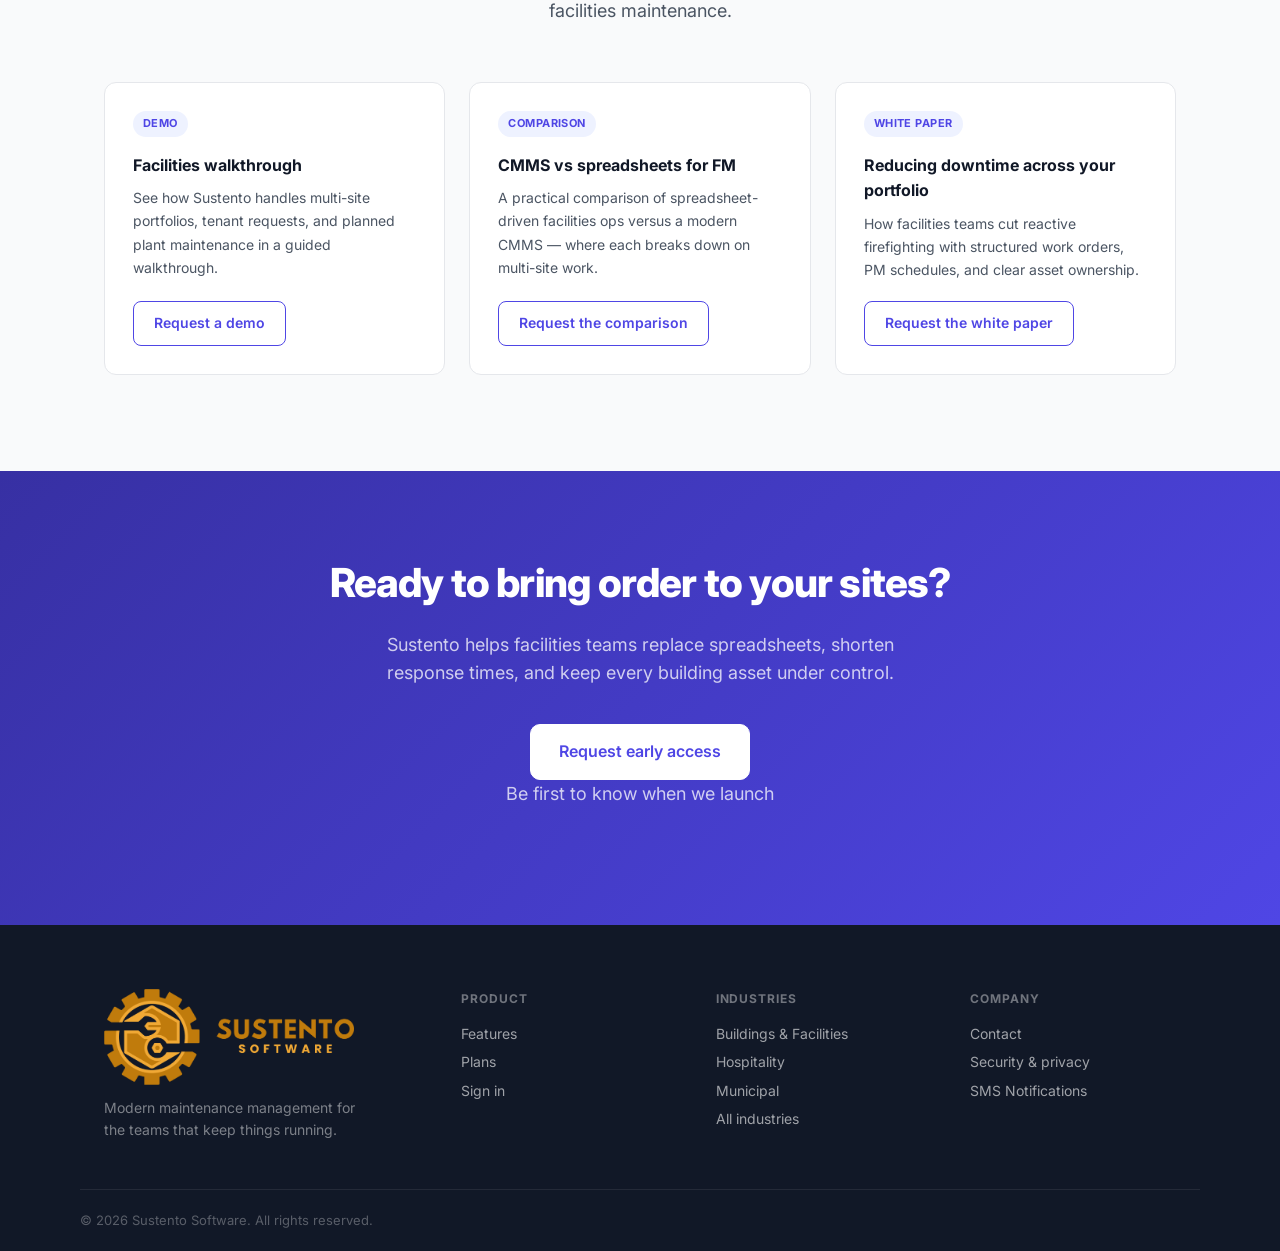
<file: industries/buildings-facilities/index.html>
<!DOCTYPE html>
<html lang="en">
<head>
  <meta charset="UTF-8" />
  <meta name="viewport" content="width=device-width, initial-scale=1.0" />
  <title>Buildings &amp; Facilities CMMS — Sustento</title>
  <meta name="description" content="Sustento CMMS for buildings and facilities teams. Manage work orders, asset hierarchies, tenant requests, and SLA tracking across sites and equipment." />
  <link rel="icon" type="image/x-icon" href="/favicon.ico" />
  <link rel="icon" type="image/png" sizes="32x32" href="/favicon-32.png" />
  <link rel="preconnect" href="https://fonts.googleapis.com" />
  <link href="https://fonts.googleapis.com/css2?family=Inter:wght@400;500;600;700;800&display=swap" rel="stylesheet" />
  <link rel="stylesheet" href="/styles.css" />
</head>
<body>

  <header class="nav">
    <div class="container nav-inner">
      <a href="/" class="logo">
        <img src="/logo.png" alt="Sustento" class="nav-logo" />
      </a>
      <nav class="nav-links">
        <a href="/#features">Features</a>
        <a href="/#industries">Industries</a>
        <a href="/#trust">Security</a>
        <a href="/#pricing">Pricing</a>
        <a href="https://www.sustentocmms.com" target="_blank" class="btn btn-secondary">Sign in</a>
        <a href="mailto:info@sustentosoftware.com" class="btn btn-primary">Request early access</a>
      </nav>
      <button class="nav-mobile-toggle" id="mobileToggle" aria-label="Menu">
        <span></span><span></span><span></span>
      </button>
    </div>
    <div class="nav-mobile" id="mobileNav">
      <a href="/#features">Features</a>
      <a href="/#industries">Industries</a>
      <a href="/#trust">Security</a>
      <a href="/#pricing">Pricing</a>
      <a href="https://www.sustentocmms.com" target="_blank">Sign in</a>
      <a href="mailto:info@sustentosoftware.com" class="btn btn-primary">Request early access</a>
    </div>
  </header>

  <section class="page-hero">
    <div class="container hero-inner">
      <nav class="breadcrumb" aria-label="Breadcrumb">
        <a href="/">Home</a>
        <span class="breadcrumb-sep" aria-hidden="true">/</span>
        <a href="/#industries">Industries</a>
        <span class="breadcrumb-sep" aria-hidden="true">/</span>
        <span>Buildings &amp; Facilities</span>
      </nav>
      <div class="hero-badge">Buildings &amp; Facilities</div>
      <h1 class="hero-headline">Facilities maintenance<br/><span class="gradient-text">without the spreadsheet chaos</span></h1>
      <p class="hero-sub">
        Coordinate reactive and planned work across sites, buildings, and equipment. Give tenants a simple way to request service — and keep FM contracts on track with clear SLA visibility.
      </p>
      <div class="hero-cta">
        <a href="mailto:info@sustentosoftware.com" class="btn btn-primary btn-lg">Request early access</a>
        <span class="hero-note">Built for facility managers and site supervisors</span>
      </div>
      <figure class="page-hero-photo">
        <img src="/images/industries/buildings-facilities/hero.jpg" alt="Electrician in a hard hat servicing a building electrical panel" width="1400" height="934" />
      </figure>
    </div>
  </section>

  <section class="asset-gallery" aria-label="Facilities equipment">
    <div class="container">
      <div class="section-header">
        <h2>The plant your team already knows</h2>
        <p>Work orders and PM schedules map to the equipment on the roof and in the mechanical room — not a generic asset list.</p>
      </div>
      <div class="asset-grid">
        <figure class="asset-card">
          <img src="/images/industries/buildings-facilities/hvac.jpg" alt="Rooftop HVAC chillers on a commercial building" width="900" height="600" />
          <figcaption>Rooftop HVAC and chillers</figcaption>
        </figure>
        <figure class="asset-card">
          <img src="/images/industries/buildings-facilities/plant.jpg" alt="Stainless steel pumps, tanks, and piping in a mechanical plant room" width="900" height="600" />
          <figcaption>Pumps, tanks, and plant piping</figcaption>
        </figure>
      </div>
      <p class="photo-credit">Photos from Unsplash, used under the Unsplash License.</p>
    </div>
  </section>

  <section class="features" id="features">
    <div class="container">
      <div class="section-header">
        <h2>Built for facilities teams</h2>
        <p>The CMMS capabilities that matter on site — in the language your team already uses.</p>
      </div>
      <div class="features-grid">

        <div class="feature-card">
          <div class="feature-icon blue">
            <svg viewBox="0 0 24 24" fill="none" stroke="currentColor" stroke-width="2"><path d="M9 5H7a2 2 0 00-2 2v12a2 2 0 002 2h10a2 2 0 002-2V7a2 2 0 00-2-2h-2M9 5a2 2 0 002 2h2a2 2 0 002-2M9 5a2 2 0 012-2h2a2 2 0 012 2"/></svg>
          </div>
          <h3>Work orders across sites</h3>
          <p>Raise, assign, and close jobs from reactive call-outs to planned plant work. Comments, time logs, and photos stay on the work order — not buried in email.</p>
        </div>

        <div class="feature-card">
          <div class="feature-icon green">
            <svg viewBox="0 0 24 24" fill="none" stroke="currentColor" stroke-width="2"><rect x="3" y="3" width="7" height="7"/><rect x="14" y="3" width="7" height="7"/><rect x="3" y="14" width="7" height="7"/><path d="M14 17h7m-3.5-3.5v7"/></svg>
          </div>
          <h3>Site &amp; building hierarchy</h3>
          <p>Model sites, buildings, floors, and equipment the way your portfolio is structured. Attach manuals, photos, and QR codes so technicians find the right asset fast.</p>
        </div>

        <div class="feature-card">
          <div class="feature-icon teal">
            <svg viewBox="0 0 24 24" fill="none" stroke="currentColor" stroke-width="2"><path d="M3 12l2-2m0 0l7-7 7 7M5 10v10a1 1 0 001 1h3m10-11l2 2m-2-2v10a1 1 0 01-1 1h-3m-6 0a1 1 0 001-1v-4a1 1 0 011-1h2a1 1 0 011 1v4a1 1 0 001 1m-6 0h6"/></svg>
          </div>
          <h3>Tenant request portal</h3>
          <p>Give tenants a public link or QR code to submit maintenance requests. Requests land as work orders — no login required for the requester.</p>
        </div>

        <div class="feature-card">
          <div class="feature-icon indigo">
            <svg viewBox="0 0 24 24" fill="none" stroke="currentColor" stroke-width="2"><path d="M21 10c0 7-9 13-9 13s-9-6-9-13a9 9 0 0118 0z"/><circle cx="12" cy="10" r="3"/></svg>
          </div>
          <h3>Asset map</h3>
          <p>Pin sites, buildings, and plant on a map so technicians see where the job is — useful across a multi-site FM portfolio.</p>
        </div>

        <div class="feature-card">
          <div class="feature-icon purple">
            <svg viewBox="0 0 24 24" fill="none" stroke="currentColor" stroke-width="2"><path d="M8 7V3m8 4V3m-9 8h10M5 21h14a2 2 0 002-2V7a2 2 0 00-2-2H5a2 2 0 00-2 2v12a2 2 0 002 2z"/></svg>
          </div>
          <h3>Planned preventive work</h3>
          <p>Schedule plant and building services by calendar interval. Work orders open automatically when due so HVAC, fire, and life-safety checks do not slip.</p>
        </div>

        <div class="feature-card">
          <div class="feature-icon indigo">
            <svg viewBox="0 0 24 24" fill="none" stroke="currentColor" stroke-width="2"><path d="M9 19v-6a2 2 0 00-2-2H5a2 2 0 00-2 2v6a2 2 0 002 2h2a2 2 0 002-2zm0 0V9a2 2 0 012-2h2a2 2 0 012 2v10m-6 0a2 2 0 002 2h2a2 2 0 002-2m0 0V5a2 2 0 012-2h2a2 2 0 012 2v14a2 2 0 01-2 2h-2a2 2 0 01-2-2z"/></svg>
          </div>
          <h3>SLA &amp; performance reporting</h3>
          <p>Track response and completion trends for FM contracts. Export PM compliance and work-order history when landlords or clients need evidence.</p>
        </div>

        <div class="feature-card">
          <div class="feature-icon gray">
            <svg viewBox="0 0 24 24" fill="none" stroke="currentColor" stroke-width="2"><path d="M12 15v2m-6 4h12a2 2 0 002-2v-6a2 2 0 00-2-2H6a2 2 0 00-2 2v6a2 2 0 002 2zm10-10V7a4 4 0 00-8 0v4h8z"/></svg>
          </div>
          <h3>Full audit trail</h3>
          <p>Every status change, comment, and checklist sign-off is recorded. Useful when insurers, auditors, or contract reviews ask what happened and when.</p>
        </div>

      </div>
    </div>
  </section>

  <section class="resources" id="resources">
    <div class="container">
      <div class="section-header">
        <h2>Resources for facilities leaders</h2>
        <p>Demos, comparisons, and guidance tailored to buildings and facilities maintenance.</p>
      </div>
      <div class="resources-grid">

        <div class="resource-card">
          <span class="resource-type">Demo</span>
          <h3>Facilities walkthrough</h3>
          <p>See how Sustento handles multi-site portfolios, tenant requests, and planned plant maintenance in a guided walkthrough.</p>
          <a href="mailto:info@sustentosoftware.com?subject=Request%20demo%20%E2%80%94%20Buildings%20%26%20Facilities" class="btn btn-outline">Request a demo</a>
        </div>

        <div class="resource-card">
          <span class="resource-type">Comparison</span>
          <h3>CMMS vs spreadsheets for FM</h3>
          <p>A practical comparison of spreadsheet-driven facilities ops versus a modern CMMS — where each breaks down on multi-site work.</p>
          <a href="mailto:info@sustentosoftware.com?subject=Request%20comparison%20%E2%80%94%20Buildings%20%26%20Facilities" class="btn btn-outline">Request the comparison</a>
        </div>

        <div class="resource-card">
          <span class="resource-type">White paper</span>
          <h3>Reducing downtime across your portfolio</h3>
          <p>How facilities teams cut reactive firefighting with structured work orders, PM schedules, and clear asset ownership.</p>
          <a href="mailto:info@sustentosoftware.com?subject=Request%20white%20paper%20%E2%80%94%20Buildings%20%26%20Facilities" class="btn btn-outline">Request the white paper</a>
        </div>

      </div>
    </div>
  </section>

  <section class="cta">
    <div class="container cta-inner">
      <h2>Ready to bring order to your sites?</h2>
      <p>Sustento helps facilities teams replace spreadsheets, shorten response times, and keep every building asset under control.</p>
      <a href="mailto:info@sustentosoftware.com" class="btn btn-white btn-lg">Request early access</a>
      <p class="cta-note">Be first to know when we launch</p>
    </div>
  </section>

  <footer class="footer">
    <div class="container footer-inner">
      <div class="footer-brand">
        <a href="/" class="logo">
          <img src="/logo.png" alt="Sustento" class="nav-logo" />
        </a>
        <p>Modern maintenance management for the teams that keep things running.</p>
      </div>
      <div class="footer-links">
        <div>
          <h4>Product</h4>
          <a href="/#features">Features</a>
          <a href="/#pricing">Plans</a>
          <a href="https://www.sustentocmms.com" target="_blank">Sign in</a>
        </div>
        <div>
          <h4>Industries</h4>
          <a href="/industries/buildings-facilities/">Buildings &amp; Facilities</a>
          <a href="/industries/hospitality/">Hospitality</a>
          <a href="/industries/municipal/">Municipal</a>
          <a href="/#industries">All industries</a>
        </div>
        <div>
          <h4>Company</h4>
          <a href="mailto:hello@sustentosoftware.com">Contact</a>
          <a href="/#trust">Security &amp; privacy</a>
          <a href="/sms-notifications/">SMS Notifications</a>
        </div>
      </div>
    </div>
    <div class="container footer-bottom">
      <p>© 2026 Sustento Software. All rights reserved.</p>
    </div>
  </footer>

  <script>
    document.getElementById('mobileToggle').addEventListener('click', function() {
      document.getElementById('mobileNav').classList.toggle('open')
    })
    document.querySelectorAll('.nav-mobile a').forEach(function(link) {
      link.addEventListener('click', function() {
        document.getElementById('mobileNav').classList.remove('open')
      })
    })
  </script>

</body>
</html>
</file>
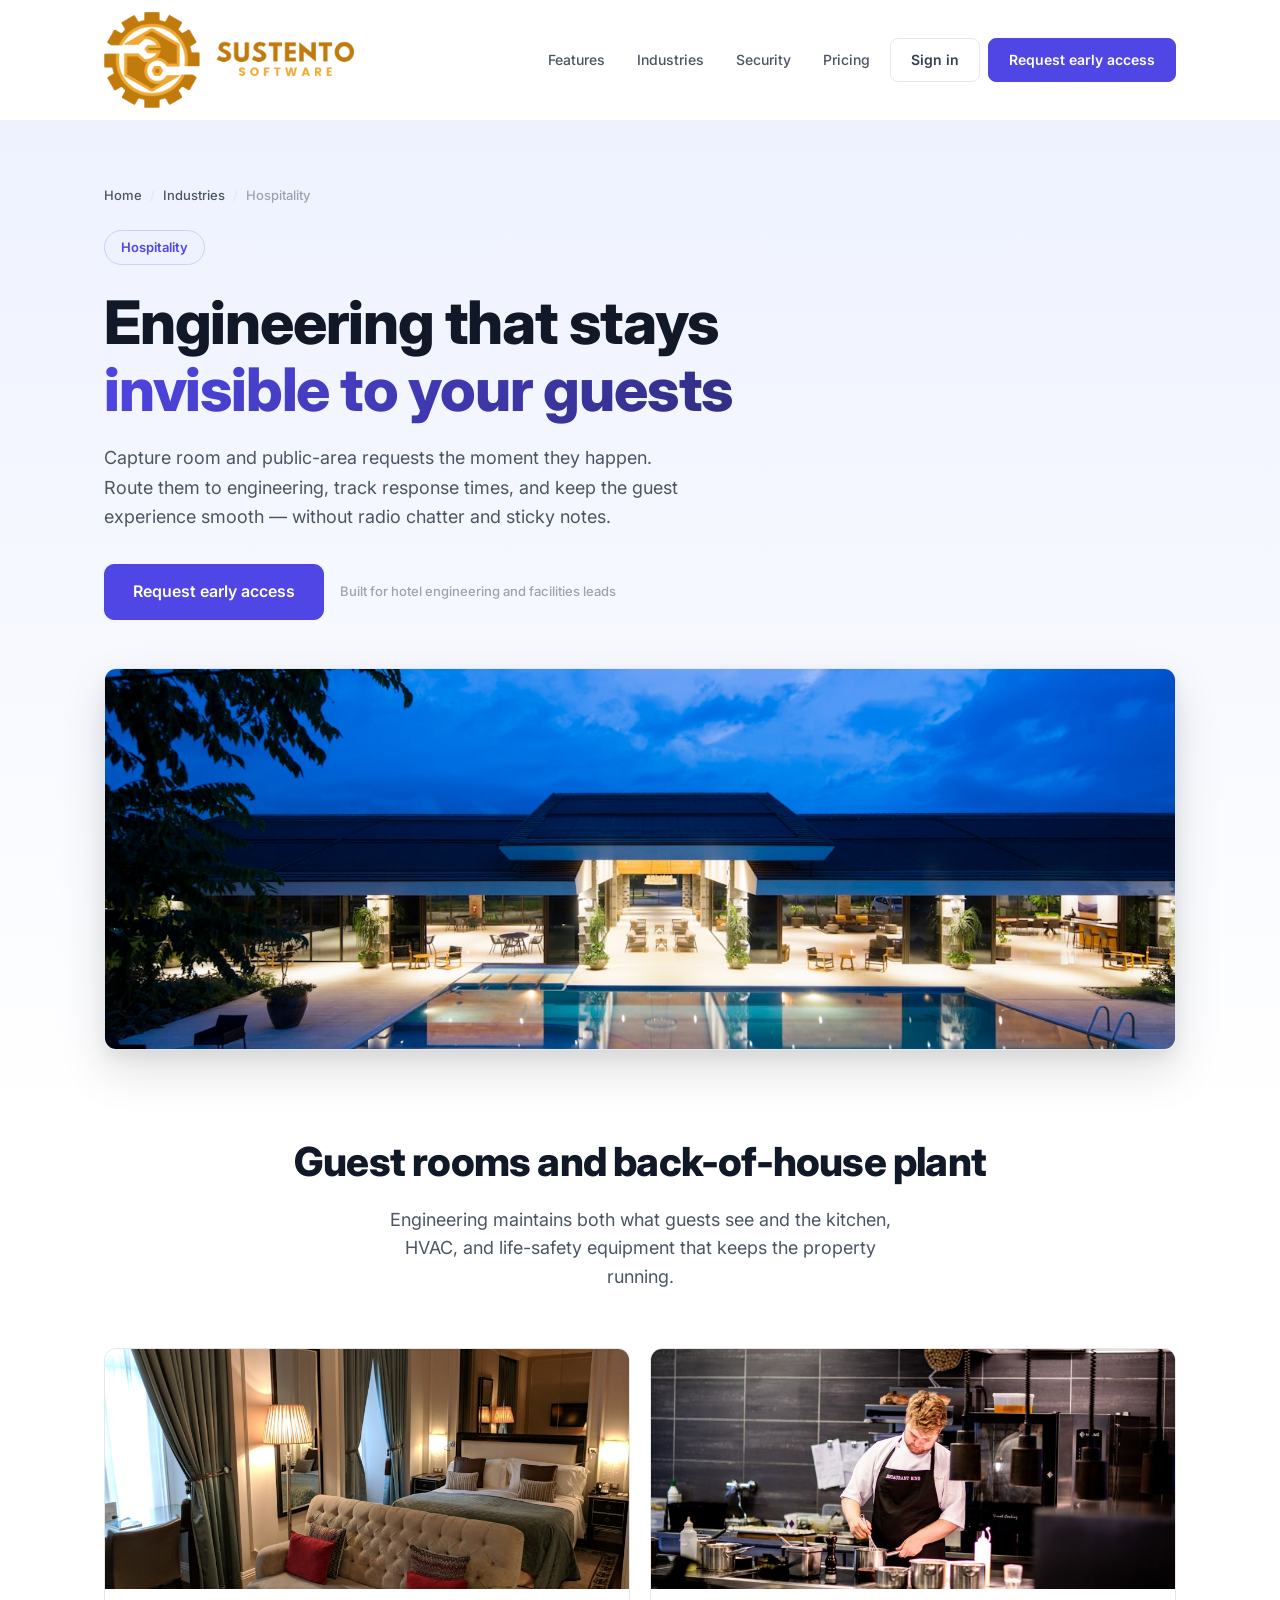
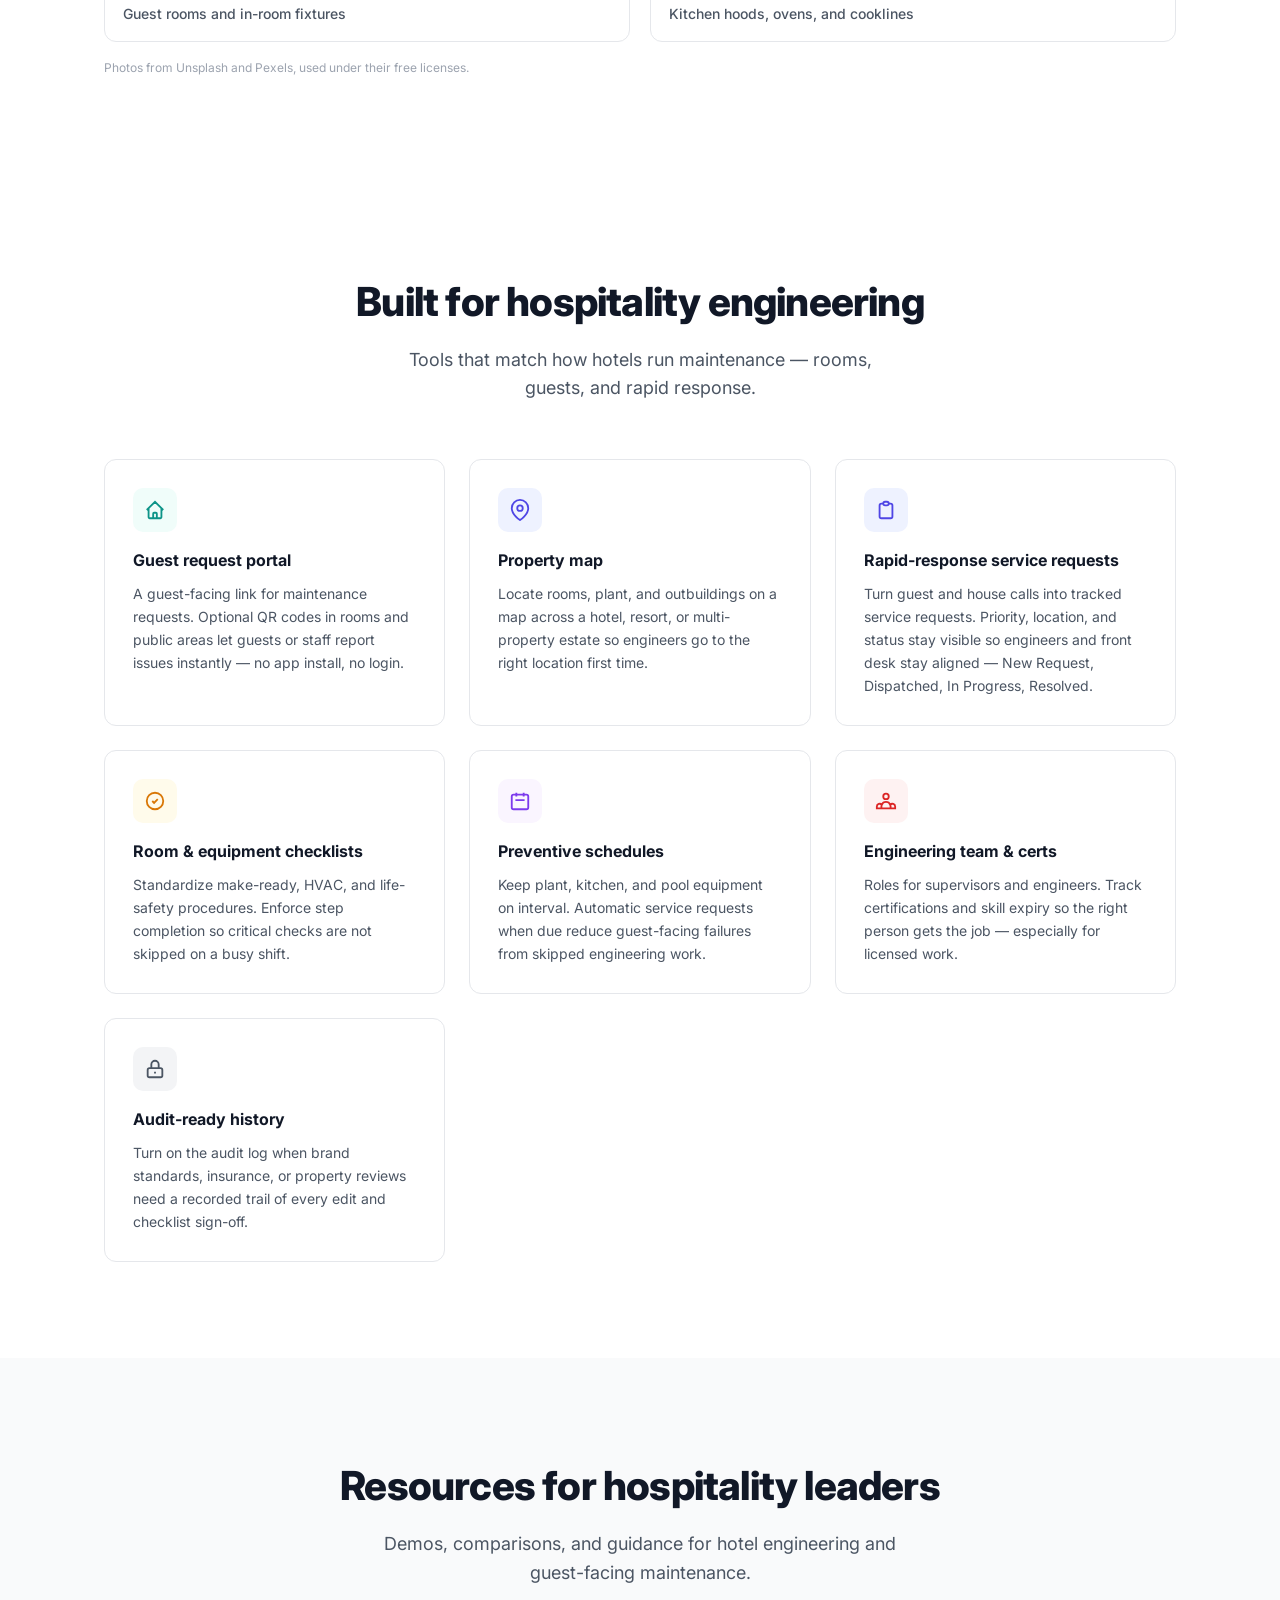
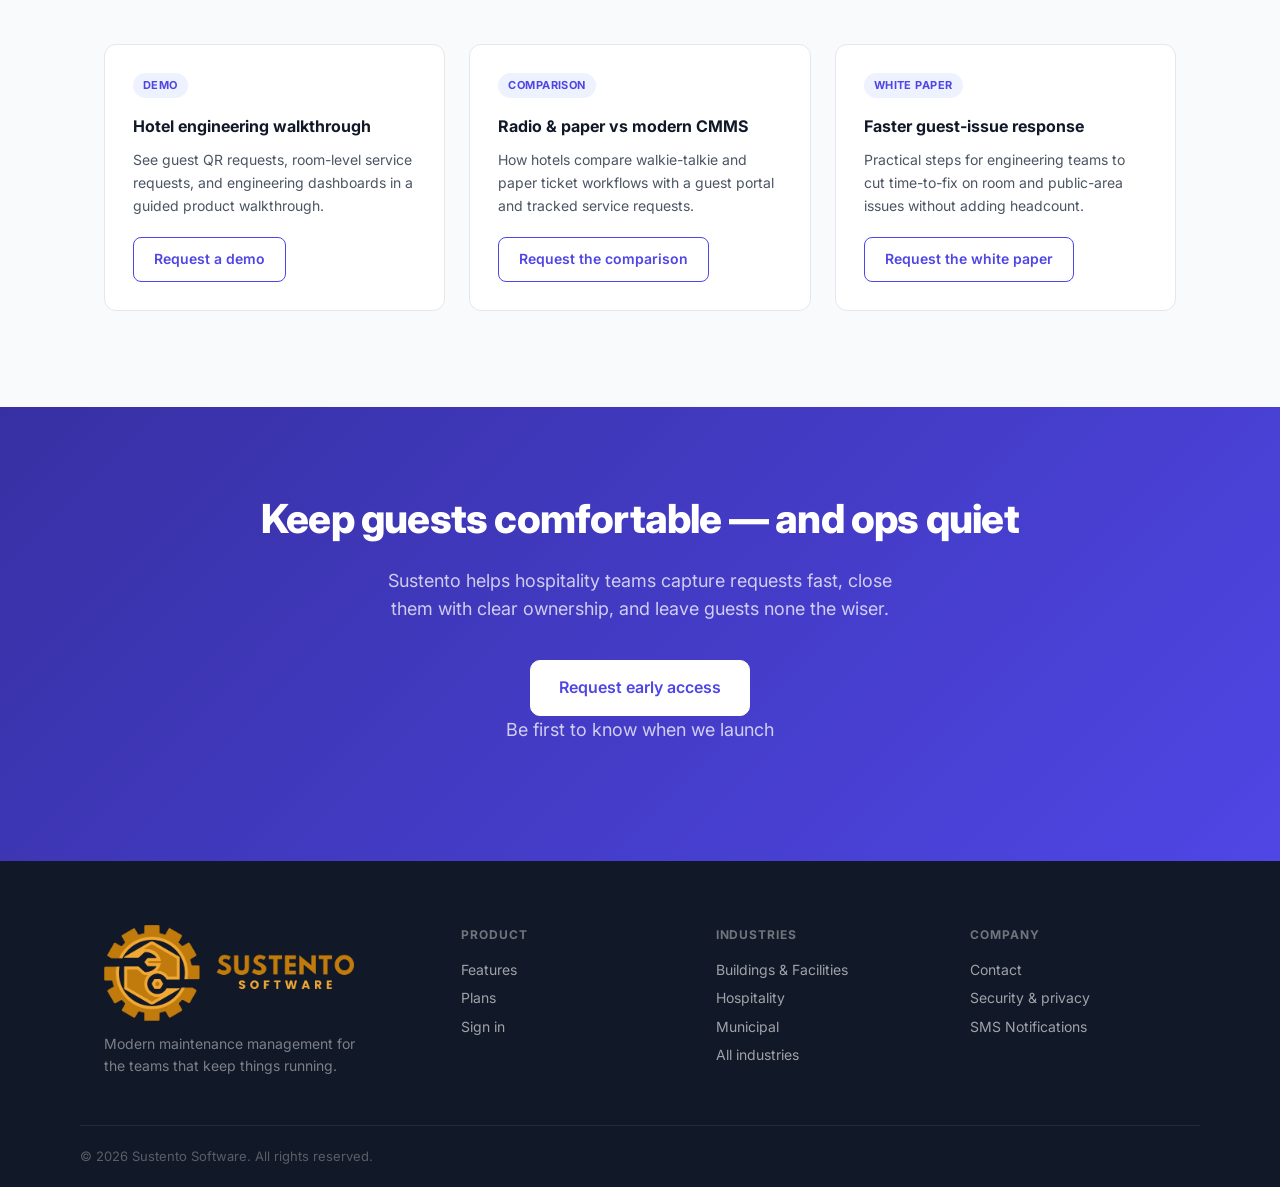
<file: industries/hospitality/index.html>
<!DOCTYPE html>
<html lang="en">
<head>
  <meta charset="UTF-8" />
  <meta name="viewport" content="width=device-width, initial-scale=1.0" />
  <title>Hospitality CMMS — Sustento</title>
  <meta name="description" content="Sustento CMMS for hotels and hospitality engineering. Guest request portals, QR codes in rooms, rapid response tracking, and checklists that keep ops invisible to guests." />
  <link rel="icon" type="image/x-icon" href="/favicon.ico" />
  <link rel="icon" type="image/png" sizes="32x32" href="/favicon-32.png" />
  <link rel="preconnect" href="https://fonts.googleapis.com" />
  <link href="https://fonts.googleapis.com/css2?family=Inter:wght@400;500;600;700;800&display=swap" rel="stylesheet" />
  <link rel="stylesheet" href="/styles.css" />
</head>
<body>

  <header class="nav">
    <div class="container nav-inner">
      <a href="/" class="logo">
        <img src="/logo.png" alt="Sustento" class="nav-logo" />
      </a>
      <nav class="nav-links">
        <a href="/#features">Features</a>
        <a href="/#industries">Industries</a>
        <a href="/#trust">Security</a>
        <a href="/#pricing">Pricing</a>
        <a href="https://www.sustentocmms.com" target="_blank" class="btn btn-secondary">Sign in</a>
        <a href="mailto:info@sustentosoftware.com" class="btn btn-primary">Request early access</a>
      </nav>
      <button class="nav-mobile-toggle" id="mobileToggle" aria-label="Menu">
        <span></span><span></span><span></span>
      </button>
    </div>
    <div class="nav-mobile" id="mobileNav">
      <a href="/#features">Features</a>
      <a href="/#industries">Industries</a>
      <a href="/#trust">Security</a>
      <a href="/#pricing">Pricing</a>
      <a href="https://www.sustentocmms.com" target="_blank">Sign in</a>
      <a href="mailto:info@sustentosoftware.com" class="btn btn-primary">Request early access</a>
    </div>
  </header>

  <section class="page-hero">
    <div class="container hero-inner">
      <nav class="breadcrumb" aria-label="Breadcrumb">
        <a href="/">Home</a>
        <span class="breadcrumb-sep" aria-hidden="true">/</span>
        <a href="/#industries">Industries</a>
        <span class="breadcrumb-sep" aria-hidden="true">/</span>
        <span>Hospitality</span>
      </nav>
      <div class="hero-badge">Hospitality</div>
      <h1 class="hero-headline">Engineering that stays<br/><span class="gradient-text">invisible to your guests</span></h1>
      <p class="hero-sub">
        Capture room and public-area requests the moment they happen. Route them to engineering, track response times, and keep the guest experience smooth — without radio chatter and sticky notes.
      </p>
      <div class="hero-cta">
        <a href="mailto:info@sustentosoftware.com" class="btn btn-primary btn-lg">Request early access</a>
        <span class="hero-note">Built for hotel engineering and facilities leads</span>
      </div>
      <figure class="page-hero-photo">
        <img src="/images/industries/hospitality/hero.jpg" alt="Hotel pool and guest building at dusk" width="1400" height="800" />
      </figure>
    </div>
  </section>

  <section class="asset-gallery" aria-label="Hospitality equipment">
    <div class="container">
      <div class="section-header">
        <h2>Guest rooms and back-of-house plant</h2>
        <p>Engineering maintains both what guests see and the kitchen, HVAC, and life-safety equipment that keeps the property running.</p>
      </div>
      <div class="asset-grid">
        <figure class="asset-card">
          <img src="/images/industries/hospitality/room.jpg" alt="Hotel guest room with bed, lighting, and in-room equipment" width="900" height="600" />
          <figcaption>Guest rooms and in-room fixtures</figcaption>
        </figure>
        <figure class="asset-card">
          <img src="/images/industries/hospitality/kitchen.jpg" alt="Commercial kitchen with stainless steel ovens, hood, and cooktop" width="900" height="600" />
          <figcaption>Kitchen hoods, ovens, and cooklines</figcaption>
        </figure>
      </div>
      <p class="photo-credit">Photos from Unsplash and Pexels, used under their free licenses.</p>
    </div>
  </section>

  <section class="features" id="features">
    <div class="container">
      <div class="section-header">
        <h2>Built for hospitality engineering</h2>
        <p>Tools that match how hotels run maintenance — rooms, guests, and rapid response.</p>
      </div>
      <div class="features-grid">

        <div class="feature-card">
          <div class="feature-icon teal">
            <svg viewBox="0 0 24 24" fill="none" stroke="currentColor" stroke-width="2"><path d="M3 12l2-2m0 0l7-7 7 7M5 10v10a1 1 0 001 1h3m10-11l2 2m-2-2v10a1 1 0 01-1 1h-3m-6 0a1 1 0 001-1v-4a1 1 0 011-1h2a1 1 0 011 1v4a1 1 0 001 1m-6 0h6"/></svg>
          </div>
          <h3>Guest request portal</h3>
          <p>A guest-facing link for maintenance requests. Optional QR codes in rooms and public areas let guests or staff report issues instantly — no app install, no login.</p>
        </div>

        <div class="feature-card">
          <div class="feature-icon indigo">
            <svg viewBox="0 0 24 24" fill="none" stroke="currentColor" stroke-width="2"><path d="M21 10c0 7-9 13-9 13s-9-6-9-13a9 9 0 0118 0z"/><circle cx="12" cy="10" r="3"/></svg>
          </div>
          <h3>Property map</h3>
          <p>Locate rooms, plant, and outbuildings on a map across a hotel, resort, or multi-property estate so engineers go to the right location first time.</p>
        </div>

        <div class="feature-card">
          <div class="feature-icon blue">
            <svg viewBox="0 0 24 24" fill="none" stroke="currentColor" stroke-width="2"><path d="M9 5H7a2 2 0 00-2 2v12a2 2 0 002 2h10a2 2 0 002-2V7a2 2 0 00-2-2h-2M9 5a2 2 0 002 2h2a2 2 0 002-2M9 5a2 2 0 012-2h2a2 2 0 012 2"/></svg>
          </div>
          <h3>Rapid-response service requests</h3>
          <p>Turn guest and house calls into tracked service requests. Priority, location, and status stay visible so engineers and front desk stay aligned — New Request, Dispatched, In Progress, Resolved.</p>
        </div>

        <div class="feature-card">
          <div class="feature-icon amber">
            <svg viewBox="0 0 24 24" fill="none" stroke="currentColor" stroke-width="2"><path d="M9 12l2 2 4-4m6 2a9 9 0 11-18 0 9 9 0 0118 0z"/></svg>
          </div>
          <h3>Room &amp; equipment checklists</h3>
          <p>Standardize make-ready, HVAC, and life-safety procedures. Enforce step completion so critical checks are not skipped on a busy shift.</p>
        </div>

        <div class="feature-card">
          <div class="feature-icon purple">
            <svg viewBox="0 0 24 24" fill="none" stroke="currentColor" stroke-width="2"><path d="M8 7V3m8 4V3m-9 8h10M5 21h14a2 2 0 002-2V7a2 2 0 00-2-2H5a2 2 0 00-2 2v12a2 2 0 002 2z"/></svg>
          </div>
          <h3>Preventive schedules</h3>
          <p>Keep plant, kitchen, and pool equipment on interval. Automatic service requests when due reduce guest-facing failures from skipped engineering work.</p>
        </div>

        <div class="feature-card">
          <div class="feature-icon red">
            <svg viewBox="0 0 24 24" fill="none" stroke="currentColor" stroke-width="2"><path d="M17 20h5v-2a3 3 0 00-5.356-1.857M17 20H7m10 0v-2c0-.656-.126-1.283-.356-1.857M7 20H2v-2a3 3 0 015.356-1.857M7 20v-2c0-.656.126-1.283.356-1.857m0 0a5.002 5.002 0 019.288 0M15 7a3 3 0 11-6 0 3 3 0 016 0z"/></svg>
          </div>
          <h3>Engineering team &amp; certs</h3>
          <p>Roles for supervisors and engineers. Track certifications and skill expiry so the right person gets the job — especially for licensed work.</p>
        </div>

        <div class="feature-card">
          <div class="feature-icon gray">
            <svg viewBox="0 0 24 24" fill="none" stroke="currentColor" stroke-width="2"><path d="M12 15v2m-6 4h12a2 2 0 002-2v-6a2 2 0 00-2-2H6a2 2 0 00-2 2v6a2 2 0 002 2zm10-10V7a4 4 0 00-8 0v4h8z"/></svg>
          </div>
          <h3>Audit-ready history</h3>
          <p>Turn on the audit log when brand standards, insurance, or property reviews need a recorded trail of every edit and checklist sign-off.</p>
        </div>

      </div>
    </div>
  </section>

  <section class="resources" id="resources">
    <div class="container">
      <div class="section-header">
        <h2>Resources for hospitality leaders</h2>
        <p>Demos, comparisons, and guidance for hotel engineering and guest-facing maintenance.</p>
      </div>
      <div class="resources-grid">

        <div class="resource-card">
          <span class="resource-type">Demo</span>
          <h3>Hotel engineering walkthrough</h3>
          <p>See guest QR requests, room-level service requests, and engineering dashboards in a guided product walkthrough.</p>
          <a href="mailto:info@sustentosoftware.com?subject=Request%20demo%20%E2%80%94%20Hospitality" class="btn btn-outline">Request a demo</a>
        </div>

        <div class="resource-card">
          <span class="resource-type">Comparison</span>
          <h3>Radio &amp; paper vs modern CMMS</h3>
          <p>How hotels compare walkie-talkie and paper ticket workflows with a guest portal and tracked service requests.</p>
          <a href="mailto:info@sustentosoftware.com?subject=Request%20comparison%20%E2%80%94%20Hospitality" class="btn btn-outline">Request the comparison</a>
        </div>

        <div class="resource-card">
          <span class="resource-type">White paper</span>
          <h3>Faster guest-issue response</h3>
          <p>Practical steps for engineering teams to cut time-to-fix on room and public-area issues without adding headcount.</p>
          <a href="mailto:info@sustentosoftware.com?subject=Request%20white%20paper%20%E2%80%94%20Hospitality" class="btn btn-outline">Request the white paper</a>
        </div>

      </div>
    </div>
  </section>

  <section class="cta">
    <div class="container cta-inner">
      <h2>Keep guests comfortable — and ops quiet</h2>
      <p>Sustento helps hospitality teams capture requests fast, close them with clear ownership, and leave guests none the wiser.</p>
      <a href="mailto:info@sustentosoftware.com" class="btn btn-white btn-lg">Request early access</a>
      <p class="cta-note">Be first to know when we launch</p>
    </div>
  </section>

  <footer class="footer">
    <div class="container footer-inner">
      <div class="footer-brand">
        <a href="/" class="logo">
          <img src="/logo.png" alt="Sustento" class="nav-logo" />
        </a>
        <p>Modern maintenance management for the teams that keep things running.</p>
      </div>
      <div class="footer-links">
        <div>
          <h4>Product</h4>
          <a href="/#features">Features</a>
          <a href="/#pricing">Plans</a>
          <a href="https://www.sustentocmms.com" target="_blank">Sign in</a>
        </div>
        <div>
          <h4>Industries</h4>
          <a href="/industries/buildings-facilities/">Buildings &amp; Facilities</a>
          <a href="/industries/hospitality/">Hospitality</a>
          <a href="/industries/municipal/">Municipal</a>
          <a href="/#industries">All industries</a>
        </div>
        <div>
          <h4>Company</h4>
          <a href="mailto:hello@sustentosoftware.com">Contact</a>
          <a href="/#trust">Security &amp; privacy</a>
          <a href="/sms-notifications/">SMS Notifications</a>
        </div>
      </div>
    </div>
    <div class="container footer-bottom">
      <p>© 2026 Sustento Software. All rights reserved.</p>
    </div>
  </footer>

  <script>
    document.getElementById('mobileToggle').addEventListener('click', function() {
      document.getElementById('mobileNav').classList.toggle('open')
    })
    document.querySelectorAll('.nav-mobile a').forEach(function(link) {
      link.addEventListener('click', function() {
        document.getElementById('mobileNav').classList.remove('open')
      })
    })
  </script>

</body>
</html>
</file>
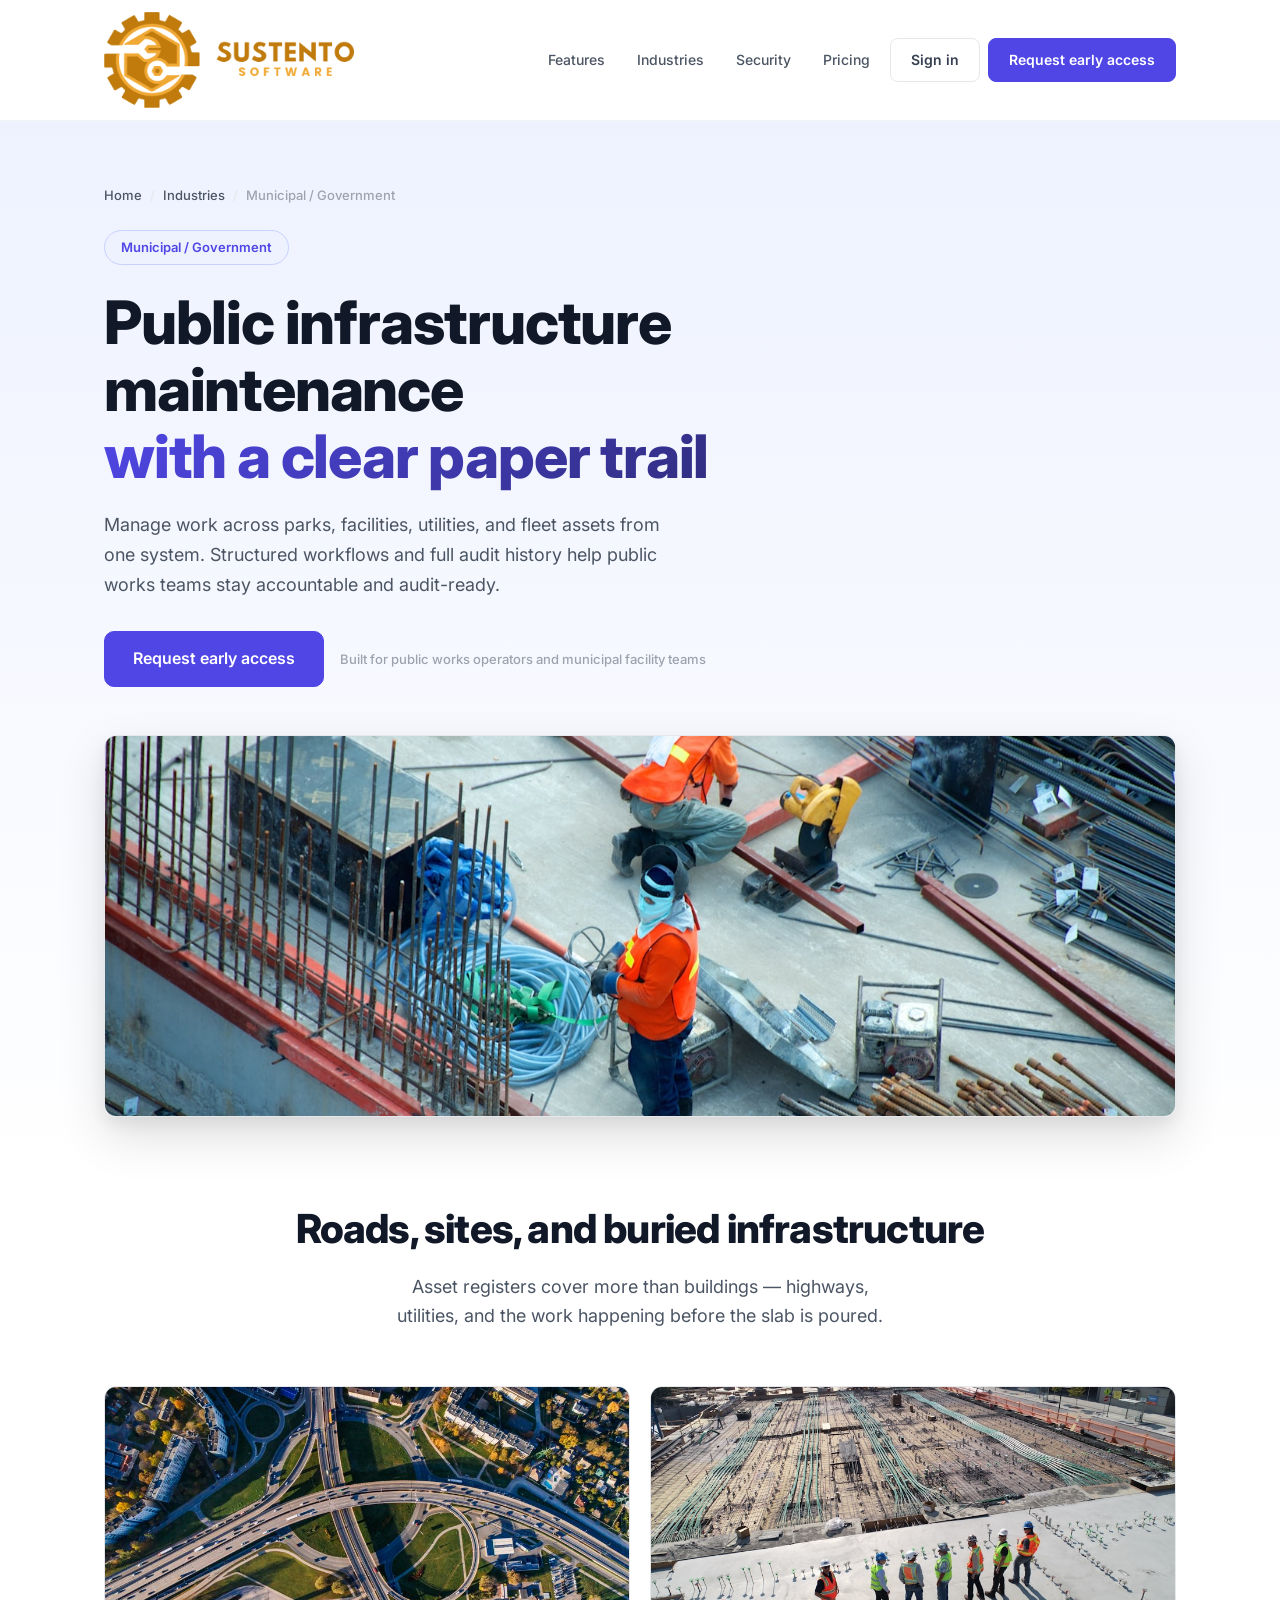
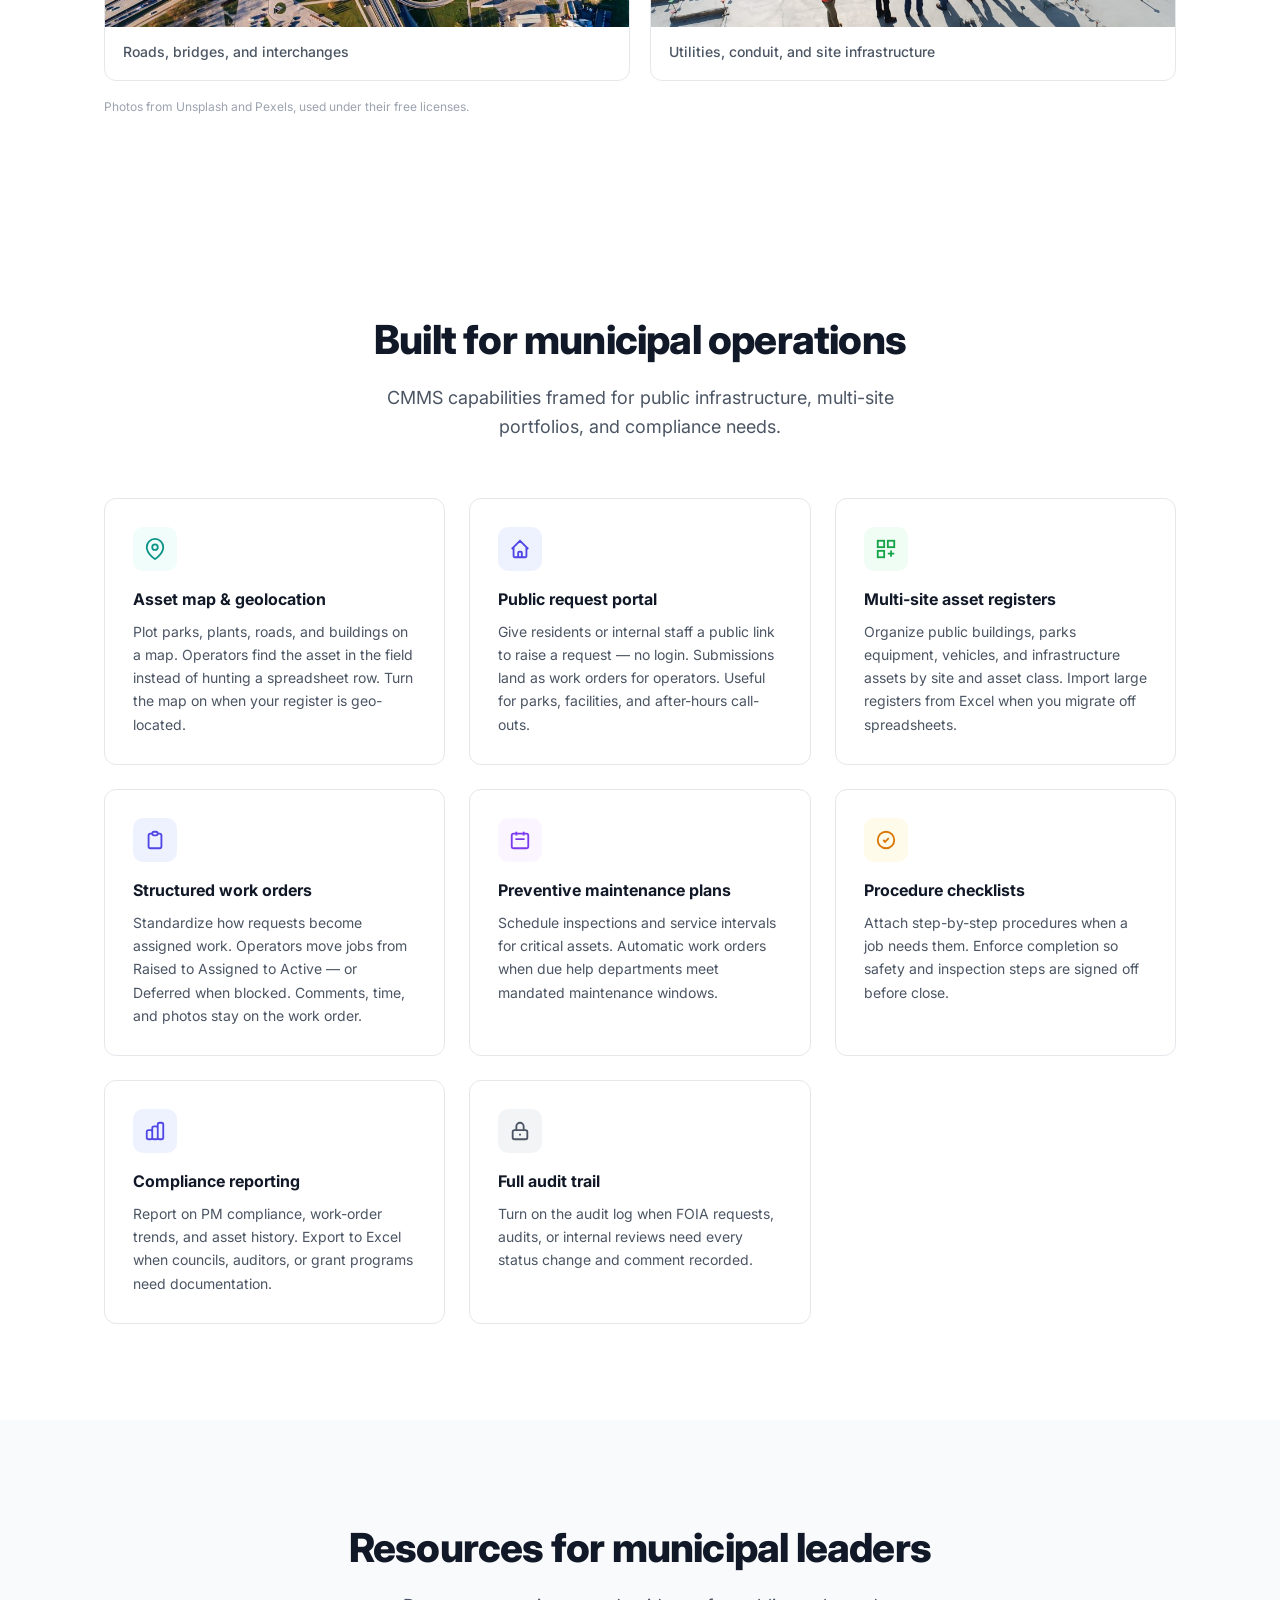
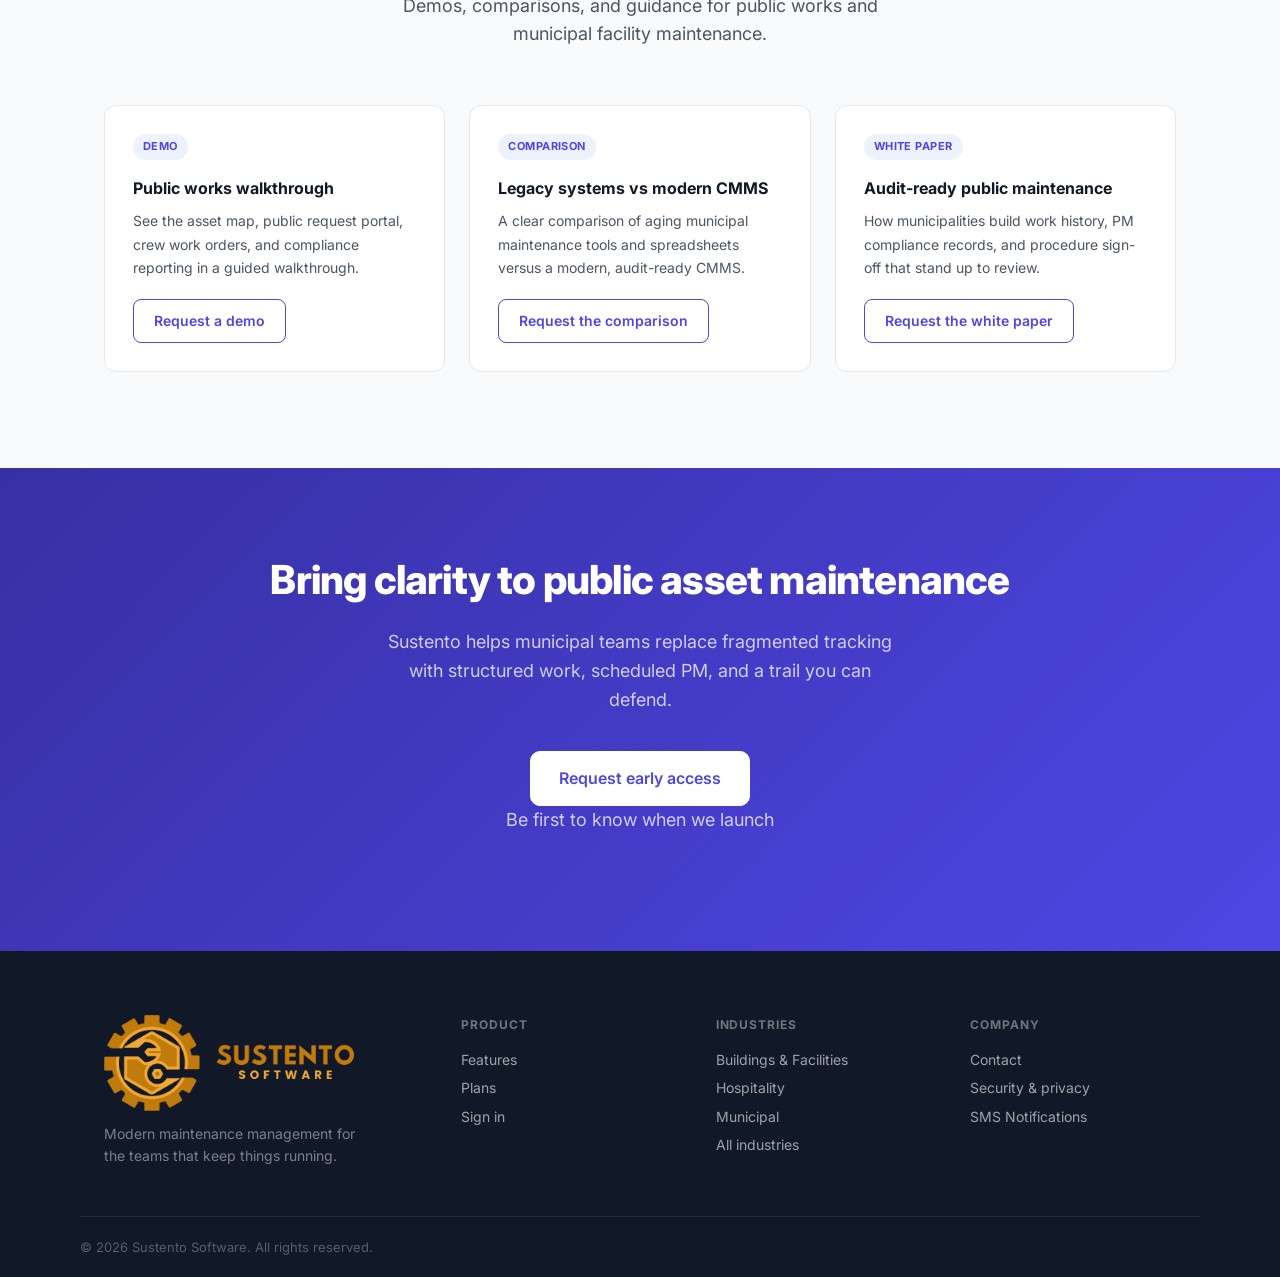
<file: industries/municipal/index.html>
<!DOCTYPE html>
<html lang="en">
<head>
  <meta charset="UTF-8" />
  <meta name="viewport" content="width=device-width, initial-scale=1.0" />
  <title>Municipal CMMS — Sustento</title>
  <meta name="description" content="Sustento CMMS for municipal and public works teams. Manage public infrastructure across sites and asset classes with structured workflows, compliance reporting, and full audit trails." />
  <link rel="icon" type="image/x-icon" href="/favicon.ico" />
  <link rel="icon" type="image/png" sizes="32x32" href="/favicon-32.png" />
  <link rel="preconnect" href="https://fonts.googleapis.com" />
  <link href="https://fonts.googleapis.com/css2?family=Inter:wght@400;500;600;700;800&display=swap" rel="stylesheet" />
  <link rel="stylesheet" href="/styles.css" />
</head>
<body>

  <header class="nav">
    <div class="container nav-inner">
      <a href="/" class="logo">
        <img src="/logo.png" alt="Sustento" class="nav-logo" />
      </a>
      <nav class="nav-links">
        <a href="/#features">Features</a>
        <a href="/#industries">Industries</a>
        <a href="/#trust">Security</a>
        <a href="/#pricing">Pricing</a>
        <a href="https://www.sustentocmms.com" target="_blank" class="btn btn-secondary">Sign in</a>
        <a href="mailto:info@sustentosoftware.com" class="btn btn-primary">Request early access</a>
      </nav>
      <button class="nav-mobile-toggle" id="mobileToggle" aria-label="Menu">
        <span></span><span></span><span></span>
      </button>
    </div>
    <div class="nav-mobile" id="mobileNav">
      <a href="/#features">Features</a>
      <a href="/#industries">Industries</a>
      <a href="/#trust">Security</a>
      <a href="/#pricing">Pricing</a>
      <a href="https://www.sustentocmms.com" target="_blank">Sign in</a>
      <a href="mailto:info@sustentosoftware.com" class="btn btn-primary">Request early access</a>
    </div>
  </header>

  <section class="page-hero">
    <div class="container hero-inner">
      <nav class="breadcrumb" aria-label="Breadcrumb">
        <a href="/">Home</a>
        <span class="breadcrumb-sep" aria-hidden="true">/</span>
        <a href="/#industries">Industries</a>
        <span class="breadcrumb-sep" aria-hidden="true">/</span>
        <span>Municipal / Government</span>
      </nav>
      <div class="hero-badge">Municipal / Government</div>
      <h1 class="hero-headline">Public infrastructure maintenance<br/><span class="gradient-text">with a clear paper trail</span></h1>
      <p class="hero-sub">
        Manage work across parks, facilities, utilities, and fleet assets from one system. Structured workflows and full audit history help public works teams stay accountable and audit-ready.
      </p>
      <div class="hero-cta">
        <a href="mailto:info@sustentosoftware.com" class="btn btn-primary btn-lg">Request early access</a>
        <span class="hero-note">Built for public works operators and municipal facility teams</span>
      </div>
      <figure class="page-hero-photo">
        <img src="/images/industries/municipal/hero.jpg" alt="Public works crew on a concrete job site with tools and materials" width="1400" height="927" />
      </figure>
    </div>
  </section>

  <section class="asset-gallery" aria-label="Municipal infrastructure">
    <div class="container">
      <div class="section-header">
        <h2>Roads, sites, and buried infrastructure</h2>
        <p>Asset registers cover more than buildings — highways, utilities, and the work happening before the slab is poured.</p>
      </div>
      <div class="asset-grid">
        <figure class="asset-card">
          <img src="/images/industries/municipal/roads.jpg" alt="Aerial view of a municipal highway interchange and overpasses" width="900" height="506" />
          <figcaption>Roads, bridges, and interchanges</figcaption>
        </figure>
        <figure class="asset-card">
          <img src="/images/industries/municipal/infrastructure.jpg" alt="Construction crew overlooking rebar and utility conduit on a public site" width="900" height="600" />
          <figcaption>Utilities, conduit, and site infrastructure</figcaption>
        </figure>
      </div>
      <p class="photo-credit">Photos from Unsplash and Pexels, used under their free licenses.</p>
    </div>
  </section>

  <section class="features" id="features">
    <div class="container">
      <div class="section-header">
        <h2>Built for municipal operations</h2>
        <p>CMMS capabilities framed for public infrastructure, multi-site portfolios, and compliance needs.</p>
      </div>
      <div class="features-grid">

        <div class="feature-card">
          <div class="feature-icon teal">
            <svg viewBox="0 0 24 24" fill="none" stroke="currentColor" stroke-width="2"><path d="M21 10c0 7-9 13-9 13s-9-6-9-13a9 9 0 0118 0z"/><circle cx="12" cy="10" r="3"/></svg>
          </div>
          <h3>Asset map &amp; geolocation</h3>
          <p>Plot parks, plants, roads, and buildings on a map. Operators find the asset in the field instead of hunting a spreadsheet row. Turn the map on when your register is geo-located.</p>
        </div>

        <div class="feature-card">
          <div class="feature-icon blue">
            <svg viewBox="0 0 24 24" fill="none" stroke="currentColor" stroke-width="2"><path d="M3 12l2-2m0 0l7-7 7 7M5 10v10a1 1 0 001 1h3m10-11l2 2m-2-2v10a1 1 0 01-1 1h-3m-6 0a1 1 0 001-1v-4a1 1 0 011-1h2a1 1 0 011 1v4a1 1 0 001 1m-6 0h6"/></svg>
          </div>
          <h3>Public request portal</h3>
          <p>Give residents or internal staff a public link to raise a request — no login. Submissions land as work orders for operators. Useful for parks, facilities, and after-hours call-outs.</p>
        </div>

        <div class="feature-card">
          <div class="feature-icon green">
            <svg viewBox="0 0 24 24" fill="none" stroke="currentColor" stroke-width="2"><rect x="3" y="3" width="7" height="7"/><rect x="14" y="3" width="7" height="7"/><rect x="3" y="14" width="7" height="7"/><path d="M14 17h7m-3.5-3.5v7"/></svg>
          </div>
          <h3>Multi-site asset registers</h3>
          <p>Organize public buildings, parks equipment, vehicles, and infrastructure assets by site and asset class. Import large registers from Excel when you migrate off spreadsheets.</p>
        </div>

        <div class="feature-card">
          <div class="feature-icon blue">
            <svg viewBox="0 0 24 24" fill="none" stroke="currentColor" stroke-width="2"><path d="M9 5H7a2 2 0 00-2 2v12a2 2 0 002 2h10a2 2 0 002-2V7a2 2 0 00-2-2h-2M9 5a2 2 0 002 2h2a2 2 0 002-2M9 5a2 2 0 012-2h2a2 2 0 012 2"/></svg>
          </div>
          <h3>Structured work orders</h3>
          <p>Standardize how requests become assigned work. Operators move jobs from Raised to Assigned to Active — or Deferred when blocked. Comments, time, and photos stay on the work order.</p>
        </div>

        <div class="feature-card">
          <div class="feature-icon purple">
            <svg viewBox="0 0 24 24" fill="none" stroke="currentColor" stroke-width="2"><path d="M8 7V3m8 4V3m-9 8h10M5 21h14a2 2 0 002-2V7a2 2 0 00-2-2H5a2 2 0 00-2 2v12a2 2 0 002 2z"/></svg>
          </div>
          <h3>Preventive maintenance plans</h3>
          <p>Schedule inspections and service intervals for critical assets. Automatic work orders when due help departments meet mandated maintenance windows.</p>
        </div>

        <div class="feature-card">
          <div class="feature-icon amber">
            <svg viewBox="0 0 24 24" fill="none" stroke="currentColor" stroke-width="2"><path d="M9 12l2 2 4-4m6 2a9 9 0 11-18 0 9 9 0 0118 0z"/></svg>
          </div>
          <h3>Procedure checklists</h3>
          <p>Attach step-by-step procedures when a job needs them. Enforce completion so safety and inspection steps are signed off before close.</p>
        </div>

        <div class="feature-card">
          <div class="feature-icon indigo">
            <svg viewBox="0 0 24 24" fill="none" stroke="currentColor" stroke-width="2"><path d="M9 19v-6a2 2 0 00-2-2H5a2 2 0 00-2 2v6a2 2 0 002 2h2a2 2 0 002-2zm0 0V9a2 2 0 012-2h2a2 2 0 012 2v10m-6 0a2 2 0 002 2h2a2 2 0 002-2m0 0V5a2 2 0 012-2h2a2 2 0 012 2v14a2 2 0 01-2 2h-2a2 2 0 01-2-2z"/></svg>
          </div>
          <h3>Compliance reporting</h3>
          <p>Report on PM compliance, work-order trends, and asset history. Export to Excel when councils, auditors, or grant programs need documentation.</p>
        </div>

        <div class="feature-card">
          <div class="feature-icon gray">
            <svg viewBox="0 0 24 24" fill="none" stroke="currentColor" stroke-width="2"><path d="M12 15v2m-6 4h12a2 2 0 002-2v-6a2 2 0 00-2-2H6a2 2 0 00-2 2v6a2 2 0 002 2zm10-10V7a4 4 0 00-8 0v4h8z"/></svg>
          </div>
          <h3>Full audit trail</h3>
          <p>Turn on the audit log when FOIA requests, audits, or internal reviews need every status change and comment recorded.</p>
        </div>

      </div>
    </div>
  </section>

  <section class="resources" id="resources">
    <div class="container">
      <div class="section-header">
        <h2>Resources for municipal leaders</h2>
        <p>Demos, comparisons, and guidance for public works and municipal facility maintenance.</p>
      </div>
      <div class="resources-grid">

        <div class="resource-card">
          <span class="resource-type">Demo</span>
          <h3>Public works walkthrough</h3>
          <p>See the asset map, public request portal, crew work orders, and compliance reporting in a guided walkthrough.</p>
          <a href="mailto:info@sustentosoftware.com?subject=Request%20demo%20%E2%80%94%20Municipal" class="btn btn-outline">Request a demo</a>
        </div>

        <div class="resource-card">
          <span class="resource-type">Comparison</span>
          <h3>Legacy systems vs modern CMMS</h3>
          <p>A clear comparison of aging municipal maintenance tools and spreadsheets versus a modern, audit-ready CMMS.</p>
          <a href="mailto:info@sustentosoftware.com?subject=Request%20comparison%20%E2%80%94%20Municipal" class="btn btn-outline">Request the comparison</a>
        </div>

        <div class="resource-card">
          <span class="resource-type">White paper</span>
          <h3>Audit-ready public maintenance</h3>
          <p>How municipalities build work history, PM compliance records, and procedure sign-off that stand up to review.</p>
          <a href="mailto:info@sustentosoftware.com?subject=Request%20white%20paper%20%E2%80%94%20Municipal" class="btn btn-outline">Request the white paper</a>
        </div>

      </div>
    </div>
  </section>

  <section class="cta">
    <div class="container cta-inner">
      <h2>Bring clarity to public asset maintenance</h2>
      <p>Sustento helps municipal teams replace fragmented tracking with structured work, scheduled PM, and a trail you can defend.</p>
      <a href="mailto:info@sustentosoftware.com" class="btn btn-white btn-lg">Request early access</a>
      <p class="cta-note">Be first to know when we launch</p>
    </div>
  </section>

  <footer class="footer">
    <div class="container footer-inner">
      <div class="footer-brand">
        <a href="/" class="logo">
          <img src="/logo.png" alt="Sustento" class="nav-logo" />
        </a>
        <p>Modern maintenance management for the teams that keep things running.</p>
      </div>
      <div class="footer-links">
        <div>
          <h4>Product</h4>
          <a href="/#features">Features</a>
          <a href="/#pricing">Plans</a>
          <a href="https://www.sustentocmms.com" target="_blank">Sign in</a>
        </div>
        <div>
          <h4>Industries</h4>
          <a href="/industries/buildings-facilities/">Buildings &amp; Facilities</a>
          <a href="/industries/hospitality/">Hospitality</a>
          <a href="/industries/municipal/">Municipal</a>
          <a href="/#industries">All industries</a>
        </div>
        <div>
          <h4>Company</h4>
          <a href="mailto:hello@sustentosoftware.com">Contact</a>
          <a href="/#trust">Security &amp; privacy</a>
          <a href="/sms-notifications/">SMS Notifications</a>
        </div>
      </div>
    </div>
    <div class="container footer-bottom">
      <p>© 2026 Sustento Software. All rights reserved.</p>
    </div>
  </footer>

  <script>
    document.getElementById('mobileToggle').addEventListener('click', function() {
      document.getElementById('mobileNav').classList.toggle('open')
    })
    document.querySelectorAll('.nav-mobile a').forEach(function(link) {
      link.addEventListener('click', function() {
        document.getElementById('mobileNav').classList.remove('open')
      })
    })
  </script>

</body>
</html>
</file>
<file: styles.css>
/* ── Reset & Base ─────────────────────────────────────────────────────────── */
*, *::before, *::after { box-sizing: border-box; margin: 0; padding: 0; }

:root {
  --blue:    #4f46e5;
  --blue-dk: #4338ca;
  --blue-lt: #eef2ff;
  --brand-200: #c7d2fe;
  --brand-900: #312e81;
  --gray-50:  #f9fafb;
  --gray-100: #f3f4f6;
  --gray-200: #e5e7eb;
  --gray-400: #9ca3af;
  --gray-500: #6b7280;
  --gray-600: #4b5563;
  --gray-700: #374151;
  --gray-900: #111827;
  --radius: 12px;
  --shadow-sm: 0 1px 3px rgba(0,0,0,.08), 0 1px 2px rgba(0,0,0,.04);
  --shadow: 0 4px 16px rgba(0,0,0,.08), 0 2px 4px rgba(0,0,0,.04);
  --shadow-lg: 0 20px 48px rgba(0,0,0,.12), 0 8px 16px rgba(0,0,0,.06);
}

html { scroll-behavior: smooth; }

body {
  font-family: 'Inter', system-ui, sans-serif;
  font-size: 16px;
  line-height: 1.6;
  color: var(--gray-700);
  background: #fff;
  -webkit-font-smoothing: antialiased;
}

.container {
  max-width: 1120px;
  margin: 0 auto;
  padding: 0 24px;
}

a { text-decoration: none; color: inherit; }
img { max-width: 100%; display: block; }

/* ── Buttons ──────────────────────────────────────────────────────────────── */
.btn {
  display: inline-flex;
  align-items: center;
  justify-content: center;
  gap: 8px;
  padding: 10px 20px;
  border-radius: 8px;
  font-size: 14px;
  font-weight: 600;
  cursor: pointer;
  transition: all .15s ease;
  border: 1.5px solid transparent;
  white-space: nowrap;
}
.btn-primary { background: var(--blue); color: #fff; border-color: var(--blue); }
.btn-primary:hover { background: var(--blue-dk); border-color: var(--blue-dk); }
.btn-secondary { background: #fff; color: var(--gray-700); border-color: var(--gray-200); }
.btn-secondary:hover { background: var(--gray-50); }
.btn-outline { background: transparent; color: var(--blue); border-color: var(--blue); }
.btn-outline:hover { background: var(--blue-lt); }
.btn-white { background: #fff; color: var(--blue); border-color: #fff; }
.btn-white:hover { background: var(--blue-lt); }
.btn-lg { padding: 14px 28px; font-size: 16px; border-radius: 10px; }
.btn-full { width: 100%; }

/* ── Nav ──────────────────────────────────────────────────────────────────── */
.nav {
  position: sticky;
  top: 0;
  z-index: 100;
  background: rgba(255,255,255,.92);
  backdrop-filter: blur(12px);
  border-bottom: 1px solid var(--gray-100);
}
.nav-inner {
  display: flex;
  align-items: center;
  justify-content: space-between;
  height: 120px;
}
.logo {
  display: flex;
  align-items: center;
  gap: 10px;
  font-size: 18px;
  font-weight: 700;
  color: var(--gray-900);
}
.nav-logo {
  height: 96px;
  width: auto;
  display: block;
}
.nav-links {
  display: flex;
  align-items: center;
  gap: 8px;
}
.nav-links a:not(.btn) {
  padding: 6px 12px;
  font-size: 14px;
  font-weight: 500;
  color: var(--gray-600);
  border-radius: 6px;
  transition: color .15s, background .15s;
}
.nav-links a:not(.btn):hover { color: var(--gray-900); background: var(--gray-50); }
.nav-mobile-toggle {
  display: none;
  flex-direction: column;
  gap: 5px;
  background: none;
  border: none;
  cursor: pointer;
  padding: 4px;
}
.nav-mobile-toggle span {
  display: block;
  width: 22px;
  height: 2px;
  background: var(--gray-700);
  border-radius: 2px;
}
.nav-mobile {
  display: none;
  flex-direction: column;
  padding: 12px 24px 20px;
  gap: 4px;
  border-top: 1px solid var(--gray-100);
}
.nav-mobile a {
  padding: 10px 12px;
  font-size: 15px;
  font-weight: 500;
  color: var(--gray-700);
  border-radius: 8px;
}
.nav-mobile a:hover { background: var(--gray-50); }
.nav-mobile .btn { margin-top: 8px; }
.nav-mobile.open { display: flex; }

/* ── Hero ─────────────────────────────────────────────────────────────────── */
.hero {
  background: linear-gradient(180deg, var(--blue-lt) 0%, #fff 100%);
  padding: 80px 0 0;
  overflow: hidden;
}
.hero-inner {
  display: flex;
  flex-direction: column;
  align-items: center;
  text-align: center;
}
.hero-badge {
  display: inline-flex;
  align-items: center;
  padding: 6px 16px;
  background: var(--blue-lt);
  color: var(--blue);
  border-radius: 100px;
  font-size: 13px;
  font-weight: 600;
  margin-bottom: 24px;
  border: 1px solid var(--brand-200);
}
.hero-headline {
  font-size: clamp(36px, 5vw, 60px);
  font-weight: 800;
  line-height: 1.12;
  color: var(--gray-900);
  letter-spacing: -.02em;
  margin-bottom: 20px;
}
.gradient-text {
  background: linear-gradient(135deg, var(--blue) 0%, var(--brand-900) 100%);
  -webkit-background-clip: text;
  -webkit-text-fill-color: transparent;
  background-clip: text;
}
.hero-sub {
  font-size: 18px;
  color: var(--gray-600);
  max-width: 580px;
  margin-bottom: 36px;
  line-height: 1.65;
}
.hero-cta {
  display: flex;
  align-items: center;
  gap: 16px;
  margin-bottom: 48px;
  flex-wrap: wrap;
  justify-content: center;
}
.hero-note {
  font-size: 13px;
  color: var(--gray-400);
  font-weight: 500;
}

/* App preview mockup */
.hero-image { width: 100%; max-width: 860px; }
.app-preview {
  background: #fff;
  border-radius: 14px 14px 0 0;
  box-shadow: var(--shadow-lg), 0 0 0 1px var(--gray-200);
  overflow: hidden;
}
.app-preview-bar {
  display: flex;
  align-items: center;
  gap: 6px;
  padding: 12px 16px;
  background: var(--gray-50);
  border-bottom: 1px solid var(--gray-200);
}
.dot { width: 11px; height: 11px; border-radius: 50%; }
.dot.red { background: #fc625d; }
.dot.yellow { background: #fdbc40; }
.dot.green { background: #35cd4b; }
.app-preview-url {
  margin-left: 8px;
  font-size: 12px;
  color: var(--gray-400);
  background: var(--gray-100);
  border: 1px solid var(--gray-200);
  padding: 3px 12px;
  border-radius: 5px;
}
.app-preview-body {
  display: flex;
  min-height: 240px;
}
.preview-sidebar {
  width: 160px;
  background: var(--brand-900);
  padding: 16px 0;
  flex-shrink: 0;
}
.preview-nav-item {
  padding: 8px 20px;
  font-size: 12px;
  color: rgba(255,255,255,.55);
  cursor: default;
}
.preview-nav-item.active {
  background: rgba(255,255,255,.12);
  color: #fff;
  font-weight: 600;
}
.preview-content { flex: 1; padding: 20px; }
.preview-stat-row {
  display: grid;
  grid-template-columns: repeat(4, 1fr);
  gap: 10px;
  margin-bottom: 16px;
}
.preview-stat {
  border-radius: 8px;
  padding: 12px;
  border: 1px solid var(--gray-200);
}
.preview-stat.blue  { background: var(--blue-lt); border-color: var(--brand-200); }
.preview-stat.yellow{ background: #fffbeb; border-color: #fde68a; }
.preview-stat.green { background: #f0fdf4; border-color: #bbf7d0; }
.preview-stat.purple{ background: #faf5ff; border-color: #e9d5ff; }
.preview-stat-num { font-size: 20px; font-weight: 700; color: var(--gray-900); }
.preview-stat-label { font-size: 10px; color: var(--gray-400); margin-top: 2px; }
.preview-wo-list { display: flex; flex-direction: column; gap: 6px; }
.preview-wo-item {
  display: flex;
  align-items: center;
  gap: 8px;
  padding: 8px 10px;
  background: var(--gray-50);
  border: 1px solid var(--gray-100);
  border-radius: 6px;
  font-size: 11px;
}
.preview-wo-title { flex: 1; color: var(--gray-700); }
.preview-wo-badge {
  padding: 2px 7px;
  border-radius: 100px;
  font-size: 10px;
  font-weight: 600;
  white-space: nowrap;
}
.preview-wo-badge.urgent { background: #fee2e2; color: #dc2626; }
.preview-wo-badge.high   { background: #ffedd5; color: #c2410c; }
.preview-wo-badge.medium { background: #fef9c3; color: #854d0e; }
.preview-wo-status {
  padding: 2px 8px;
  border-radius: 100px;
  font-size: 10px;
  font-weight: 600;
  white-space: nowrap;
}
.preview-wo-status.in-progress { background: #e0e7ff; color: var(--blue-dk); }
.preview-wo-status.assigned    { background: #ede9fe; color: #6d28d9; }
.preview-wo-status.open        { background: var(--gray-100); color: var(--gray-600); }

/* ── Social Proof ─────────────────────────────────────────────────────────── */
.social-proof {
  padding: 40px 0;
  border-bottom: 1px solid var(--gray-100);
}
.social-proof-label {
  text-align: center;
  font-size: 13px;
  font-weight: 500;
  color: var(--gray-400);
  text-transform: uppercase;
  letter-spacing: .06em;
  margin-bottom: 16px;
}
.industry-chips {
  display: flex;
  flex-wrap: wrap;
  gap: 10px;
  justify-content: center;
}
.industry-chips span {
  padding: 7px 16px;
  background: var(--gray-50);
  border: 1px solid var(--gray-200);
  border-radius: 100px;
  font-size: 14px;
  font-weight: 500;
  color: var(--gray-600);
}

/* ── Section headers ──────────────────────────────────────────────────────── */
.section-header {
  text-align: center;
  margin-bottom: 56px;
}
.section-header h2 {
  font-size: clamp(28px, 3.5vw, 40px);
  font-weight: 800;
  color: var(--gray-900);
  letter-spacing: -.02em;
  margin-bottom: 12px;
}
.section-header p {
  font-size: 18px;
  color: var(--gray-600);
  max-width: 520px;
  margin: 0 auto;
}

/* ── Features ─────────────────────────────────────────────────────────────── */
.features {
  padding: 96px 0;
}
.trust {
  padding: 96px 0;
  background: var(--gray-50);
}
.features-grid {
  display: grid;
  grid-template-columns: repeat(auto-fill, minmax(280px, 1fr));
  gap: 24px;
}
.feature-card {
  background: #fff;
  border: 1px solid var(--gray-200);
  border-radius: var(--radius);
  padding: 28px;
  transition: box-shadow .2s, transform .2s;
}
.feature-card:hover {
  box-shadow: var(--shadow);
  transform: translateY(-2px);
}
.feature-icon {
  width: 44px;
  height: 44px;
  border-radius: 10px;
  display: flex;
  align-items: center;
  justify-content: center;
  margin-bottom: 16px;
}
.feature-icon svg { width: 22px; height: 22px; }
.feature-icon.blue   { background: var(--blue-lt); color: var(--blue); }
.feature-icon.green  { background: #f0fdf4; color: #16a34a; }
.feature-icon.purple { background: #faf5ff; color: #7c3aed; }
.feature-icon.amber  { background: #fffbeb; color: #d97706; }
.feature-icon.red    { background: #fef2f2; color: #dc2626; }
.feature-icon.teal   { background: #f0fdfa; color: #0d9488; }
.feature-icon.indigo { background: var(--blue-lt); color: var(--blue); }
.feature-icon.gray   { background: var(--gray-100); color: var(--gray-600); }
.feature-card h3 {
  font-size: 16px;
  font-weight: 700;
  color: var(--gray-900);
  margin-bottom: 8px;
}
.feature-card p {
  font-size: 14px;
  color: var(--gray-600);
  line-height: 1.65;
}

/* ── Industries ───────────────────────────────────────────────────────────── */
.industries {
  padding: 96px 0;
  background: var(--gray-50);
}
.industries-grid {
  display: grid;
  grid-template-columns: repeat(auto-fill, minmax(300px, 1fr));
  gap: 20px;
}
.industry-card {
  background: #fff;
  border: 1px solid var(--gray-200);
  border-radius: var(--radius);
  padding: 28px;
  transition: box-shadow .2s, transform .2s, border-color .2s;
}
a.industry-card {
  display: block;
  color: inherit;
}
a.industry-card:hover {
  box-shadow: var(--shadow);
  transform: translateY(-2px);
  border-color: var(--brand-200);
}
.industry-emoji { font-size: 32px; margin-bottom: 12px; }
.industry-card h3 {
  font-size: 16px;
  font-weight: 700;
  color: var(--gray-900);
  margin-bottom: 8px;
}
.industry-card p {
  font-size: 14px;
  color: var(--gray-600);
  line-height: 1.65;
}
.industry-chips a {
  padding: 7px 16px;
  background: var(--gray-50);
  border: 1px solid var(--gray-200);
  border-radius: 100px;
  font-size: 14px;
  font-weight: 500;
  color: var(--gray-600);
  transition: color .15s, background .15s, border-color .15s;
}
.industry-chips a:hover {
  color: var(--blue);
  background: var(--blue-lt);
  border-color: var(--brand-200);
}

/* ── Industry vertical pages ──────────────────────────────────────────────── */
.page-hero {
  background: linear-gradient(180deg, var(--blue-lt) 0%, #fff 100%);
  padding: 64px 0 80px;
}
.page-hero .hero-inner {
  align-items: flex-start;
  text-align: left;
}
.breadcrumb {
  display: flex;
  flex-wrap: wrap;
  align-items: center;
  gap: 8px;
  font-size: 13px;
  font-weight: 500;
  color: var(--gray-400);
  margin-bottom: 24px;
}
.breadcrumb a {
  color: var(--gray-600);
  transition: color .15s;
}
.breadcrumb a:hover { color: var(--blue); }
.breadcrumb-sep { color: var(--gray-200); }
.page-hero .hero-headline {
  max-width: 720px;
}
.page-hero .hero-sub {
  max-width: 580px;
  margin-bottom: 32px;
}
.page-hero .hero-cta {
  justify-content: flex-start;
  margin-bottom: 0;
}
.page-hero-photo {
  margin-top: 48px;
  width: 100%;
  border-radius: var(--radius);
  overflow: hidden;
  box-shadow: var(--shadow-lg);
  border: 1px solid var(--gray-200);
}
.page-hero-photo img {
  width: 100%;
  height: 380px;
  object-fit: cover;
}

.asset-gallery {
  padding: 0 0 96px;
}
.asset-grid {
  display: grid;
  grid-template-columns: repeat(2, 1fr);
  gap: 20px;
}
.asset-card {
  margin: 0;
  background: #fff;
  border: 1px solid var(--gray-200);
  border-radius: var(--radius);
  overflow: hidden;
}
.asset-card img {
  width: 100%;
  height: 240px;
  object-fit: cover;
}
.asset-card figcaption {
  padding: 14px 18px 16px;
  font-size: 14px;
  font-weight: 500;
  color: var(--gray-600);
}
.photo-credit {
  margin-top: 16px;
  font-size: 12px;
  color: var(--gray-400);
}

/* ── Resources ────────────────────────────────────────────────────────────── */
.resources {
  padding: 96px 0;
  background: var(--gray-50);
}
.resources-grid {
  display: grid;
  grid-template-columns: repeat(auto-fill, minmax(280px, 1fr));
  gap: 24px;
}
.resource-card {
  background: #fff;
  border: 1px solid var(--gray-200);
  border-radius: var(--radius);
  padding: 28px;
  display: flex;
  flex-direction: column;
}
.resource-type {
  display: inline-flex;
  align-items: center;
  padding: 4px 10px;
  background: var(--blue-lt);
  color: var(--blue);
  border-radius: 100px;
  font-size: 11px;
  font-weight: 700;
  text-transform: uppercase;
  letter-spacing: .04em;
  margin-bottom: 16px;
  align-self: flex-start;
}
.resource-card h3 {
  font-size: 16px;
  font-weight: 700;
  color: var(--gray-900);
  margin-bottom: 8px;
}
.resource-card p {
  font-size: 14px;
  color: var(--gray-600);
  line-height: 1.65;
  flex: 1;
  margin-bottom: 20px;
}
.resource-card .btn {
  align-self: flex-start;
}

/* ── Pricing ──────────────────────────────────────────────────────────────── */
.pricing {
  padding: 96px 0;
}
.pricing-grid {
  display: grid;
  grid-template-columns: repeat(auto-fit, minmax(280px, 1fr));
  gap: 24px;
  align-items: start;
}
.pricing-card {
  background: #fff;
  border: 1.5px solid var(--gray-200);
  border-radius: var(--radius);
  padding: 32px;
  position: relative;
}
.pricing-card.featured {
  border-color: var(--blue);
  box-shadow: 0 0 0 3px var(--brand-200);
}
.pricing-badge {
  position: absolute;
  top: -13px;
  left: 50%;
  transform: translateX(-50%);
  background: var(--blue);
  color: #fff;
  font-size: 12px;
  font-weight: 700;
  padding: 4px 14px;
  border-radius: 100px;
  white-space: nowrap;
}
.pricing-tier {
  font-size: 14px;
  font-weight: 700;
  color: var(--gray-500);
  text-transform: uppercase;
  letter-spacing: .06em;
  margin-bottom: 8px;
}
.pricing-price {
  font-size: 44px;
  font-weight: 800;
  color: var(--gray-900);
  letter-spacing: -.02em;
  margin-bottom: 8px;
}
.pricing-price span {
  font-size: 18px;
  font-weight: 500;
  color: var(--gray-400);
}
.pricing-price.soon {
  font-size: 2rem;
  color: var(--gray-500);
}
.pricing-desc {
  font-size: 14px;
  color: var(--gray-600);
  margin-bottom: 24px;
  min-height: 40px;
}
.pricing-features {
  list-style: none;
  margin-bottom: 28px;
  display: flex;
  flex-direction: column;
  gap: 10px;
}
.pricing-features li {
  font-size: 14px;
  color: var(--gray-700);
  display: flex;
  align-items: center;
  gap: 8px;
}
.pricing-features li::before {
  content: '';
  width: 16px;
  height: 16px;
  background: url("data:image/svg+xml,%3Csvg xmlns='http://www.w3.org/2000/svg' viewBox='0 0 20 20' fill='%2316a34a'%3E%3Cpath fill-rule='evenodd' d='M16.707 5.293a1 1 0 010 1.414l-8 8a1 1 0 01-1.414 0l-4-4a1 1 0 011.414-1.414L8 12.586l7.293-7.293a1 1 0 011.414 0z' clip-rule='evenodd'/%3E%3C/svg%3E") center/contain no-repeat;
  flex-shrink: 0;
}
.pricing-contact {
  margin-top: 3rem;
  text-align: center;
  padding: 2rem;
  background: var(--gray-50);
  border-radius: 1rem;
  border: 1px solid var(--gray-200);
}
.pricing-contact-lead {
  font-size: 1.1rem;
  color: var(--gray-700);
  margin: 0 0 .5rem;
}
.pricing-contact-sub {
  margin: 0;
  color: var(--gray-500);
}
.pricing-contact-sub a {
  color: var(--blue);
  font-weight: 600;
}

/* ── CTA ──────────────────────────────────────────────────────────────────── */
.cta {
  background: linear-gradient(135deg, #3730a3 0%, var(--blue) 100%);
  padding: 80px 0;
  text-align: center;
}
.cta-inner h2 {
  font-size: clamp(28px, 3.5vw, 40px);
  font-weight: 800;
  color: #fff;
  margin-bottom: 16px;
  letter-spacing: -.02em;
}
.cta-inner p {
  font-size: 18px;
  color: rgba(255,255,255,.75);
  max-width: 520px;
  margin: 0 auto 36px;
}
.cta-note {
  margin-top: 16px;
  font-size: 13px;
  color: rgba(255,255,255,.55);
}

/* ── Legal / SMS consent pages ────────────────────────────────────────────── */
.legal-page {
  padding: 48px 0 80px;
  background: #fff;
}
.legal-inner {
  max-width: 760px;
}
.legal-page h1 {
  font-size: clamp(1.75rem, 3vw, 2.25rem);
  font-weight: 800;
  color: var(--gray-900);
  letter-spacing: -0.02em;
  margin: 0 0 12px;
}
.legal-meta {
  font-size: 14px;
  color: var(--gray-500);
  margin-bottom: 28px;
}
.legal-callout {
  background: var(--blue-lt);
  border: 1px solid var(--brand-200);
  border-radius: 12px;
  padding: 18px 20px;
  margin-bottom: 32px;
}
.legal-callout p {
  margin: 0;
  font-size: 15px;
  line-height: 1.6;
  color: var(--gray-700);
}
.legal-page h2 {
  font-size: 1.125rem;
  font-weight: 700;
  color: var(--gray-900);
  margin: 32px 0 12px;
}
.legal-page p,
.legal-page li {
  font-size: 15px;
  line-height: 1.65;
  color: var(--gray-700);
}
.legal-page ul,
.legal-page ol {
  margin: 0 0 16px;
  padding-left: 1.25rem;
  display: grid;
  gap: 8px;
}
.legal-page a {
  color: var(--blue);
  text-decoration: underline;
  text-underline-offset: 2px;
}
.legal-page code {
  display: inline-block;
  font-size: 12px;
  background: var(--gray-50, #f8fafc);
  border: 1px solid var(--gray-200);
  border-radius: 6px;
  padding: 6px 8px;
  color: var(--gray-800);
  word-break: break-word;
}
.optin-mock {
  display: grid;
  gap: 16px;
  margin: 16px 0 8px;
}
@media (min-width: 720px) {
  .optin-mock { grid-template-columns: 1fr 1fr; }
}
.optin-card {
  border: 1px solid var(--gray-200);
  border-radius: 12px;
  padding: 16px;
  background: var(--gray-50, #f8fafc);
}
.optin-card h3 {
  font-size: 13px;
  font-weight: 700;
  color: var(--gray-900);
  margin: 0 0 12px;
}
.optin-label {
  display: block;
  font-size: 12px;
  font-weight: 600;
  color: var(--gray-600);
  margin-bottom: 6px;
}
.optin-input {
  border: 1px solid var(--gray-200);
  background: #fff;
  border-radius: 8px;
  padding: 10px 12px;
  font-size: 14px;
  color: var(--gray-800);
}
.optin-hint {
  font-size: 12px !important;
  color: var(--gray-500) !important;
  margin: 10px 0 0 !important;
  line-height: 1.45 !important;
}
.optin-btn {
  display: inline-block;
  margin-top: 12px;
  background: var(--blue);
  color: #fff;
  font-size: 13px;
  font-weight: 600;
  padding: 8px 14px;
  border-radius: 8px;
}
.optin-row {
  display: flex;
  align-items: center;
  justify-content: space-between;
  gap: 12px;
  background: #fff;
  border: 1px solid var(--gray-200);
  border-radius: 8px;
  padding: 10px 12px;
  font-size: 13px;
  color: var(--gray-800);
  margin-bottom: 8px;
}
.optin-toggles {
  display: flex;
  gap: 6px;
  flex-shrink: 0;
}
.pill {
  font-size: 11px;
  font-weight: 600;
  padding: 3px 8px;
  border-radius: 999px;
  background: var(--gray-100, #f1f5f9);
  color: var(--gray-600);
}
.pill.on {
  background: #dcfce7;
  color: #166534;
}
.pill.off {
  background: #fee2e2;
  color: #991b1b;
}

/* ── Footer ───────────────────────────────────────────────────────────────── */
.footer {
  background: var(--gray-900);
  padding: 64px 0 0;
}
.footer-inner {
  display: grid;
  grid-template-columns: 1.5fr 1fr 1fr 1fr;
  gap: 48px;
  padding-bottom: 48px;
  border-bottom: 1px solid rgba(255,255,255,.08);
}
.footer-brand .logo { color: #fff; margin-bottom: 12px; }
.footer-brand p {
  font-size: 14px;
  color: rgba(255,255,255,.45);
  line-height: 1.6;
  max-width: 260px;
}
.footer-links {
  display: contents;
}
.footer-links > div h4 {
  font-size: 12px;
  font-weight: 700;
  color: rgba(255,255,255,.4);
  text-transform: uppercase;
  letter-spacing: .08em;
  margin-bottom: 12px;
}
.footer-links > div a {
  display: block;
  font-size: 14px;
  color: rgba(255,255,255,.6);
  padding: 3px 0;
  transition: color .15s;
}
.footer-links > div a:hover { color: #fff; }
.footer-bottom {
  padding: 20px 0;
}
.footer-bottom p {
  font-size: 13px;
  color: rgba(255,255,255,.3);
}

/* ── Responsive ───────────────────────────────────────────────────────────── */
@media (max-width: 768px) {
  .nav-links { display: none; }
  .nav-mobile-toggle { display: flex; }

  .hero { padding: 60px 0 0; }
  .hero-headline { font-size: 32px; }
  .hero-sub { font-size: 16px; }

  .preview-sidebar { display: none; }
  .preview-stat-row { grid-template-columns: repeat(2, 1fr); }

  .features { padding: 64px 0; }
  .trust { padding: 64px 0; }
  .industries { padding: 64px 0; }
  .resources { padding: 64px 0; }
  .pricing { padding: 64px 0; }
  .page-hero { padding: 48px 0 64px; }
  .page-hero-photo img { height: 240px; }
  .asset-gallery { padding: 0 0 64px; }
  .asset-grid { grid-template-columns: 1fr; }
  .asset-card img { height: 200px; }

  .footer-inner {
    grid-template-columns: 1fr 1fr;
    gap: 32px;
  }
  .footer-brand { grid-column: 1 / -1; }
}

@media (max-width: 480px) {
  .pricing-grid { grid-template-columns: 1fr; }
  .footer-inner { grid-template-columns: 1fr; }
}
</file>
